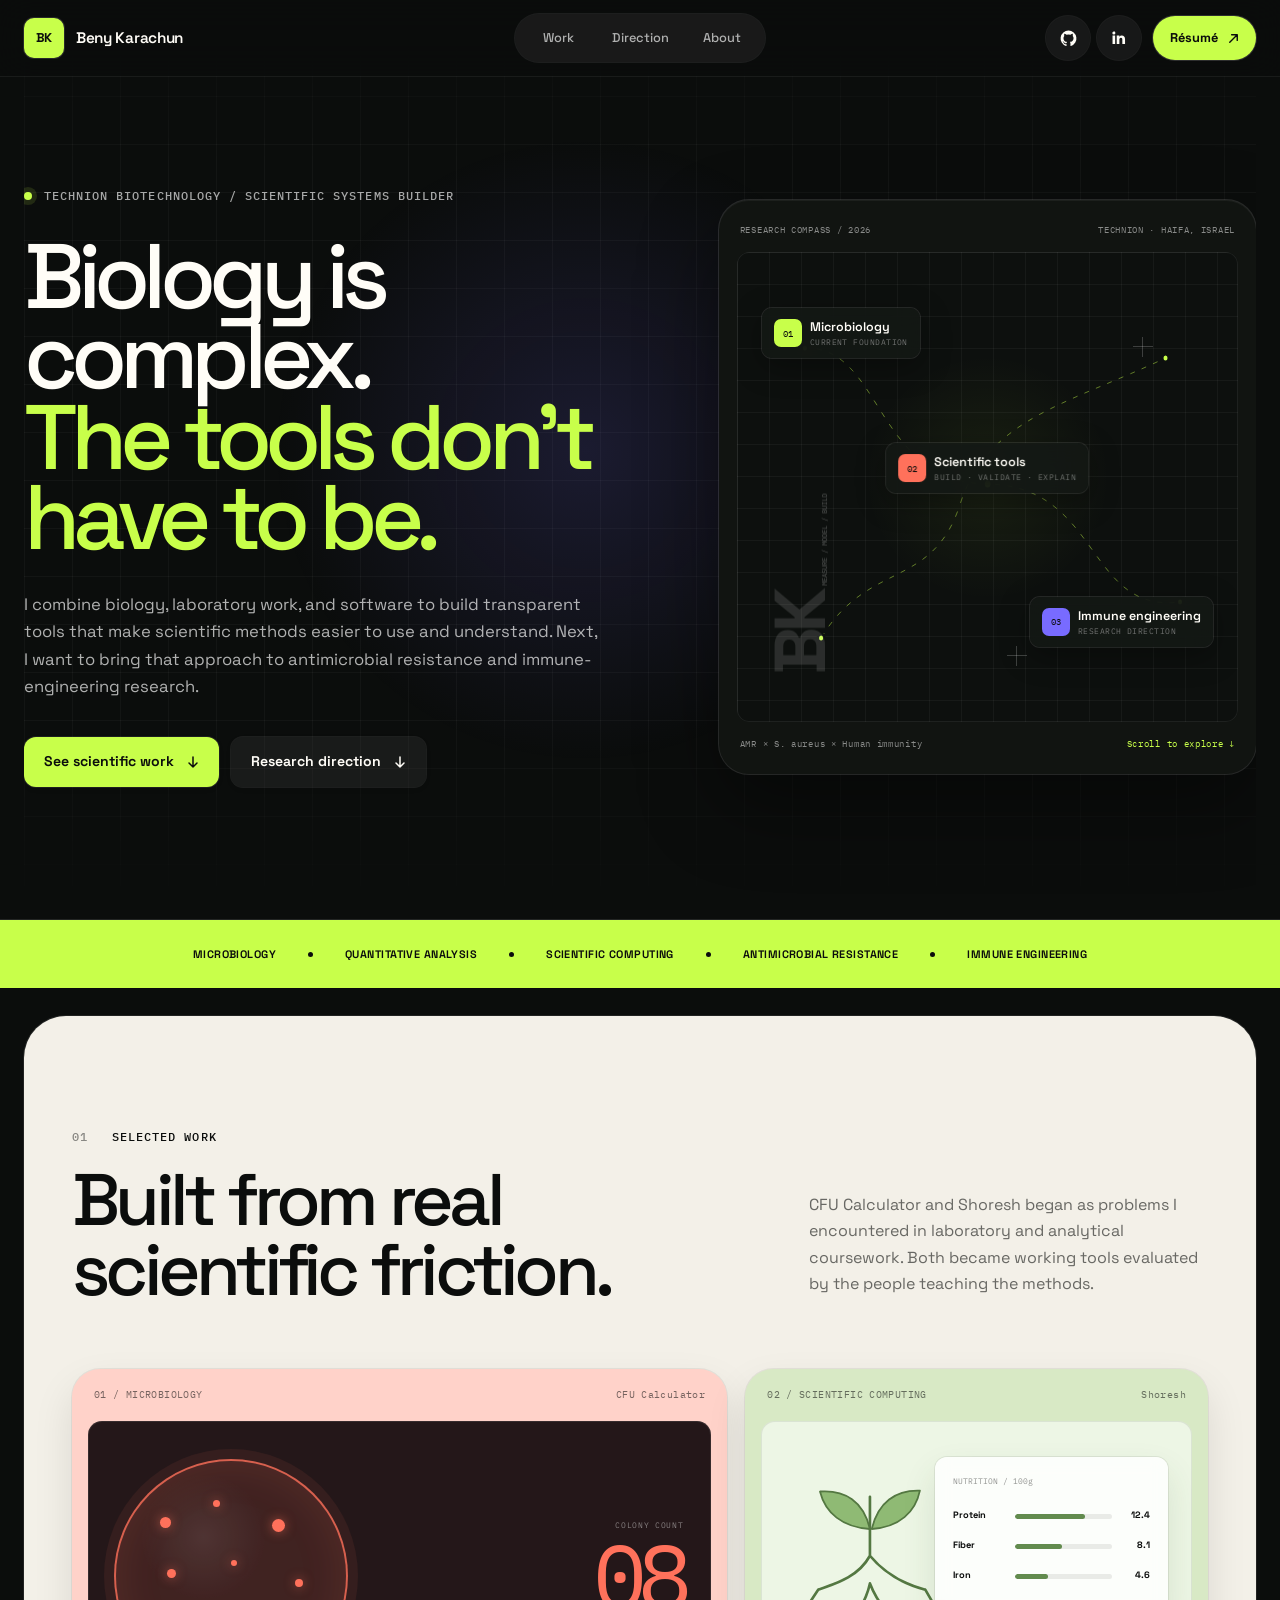
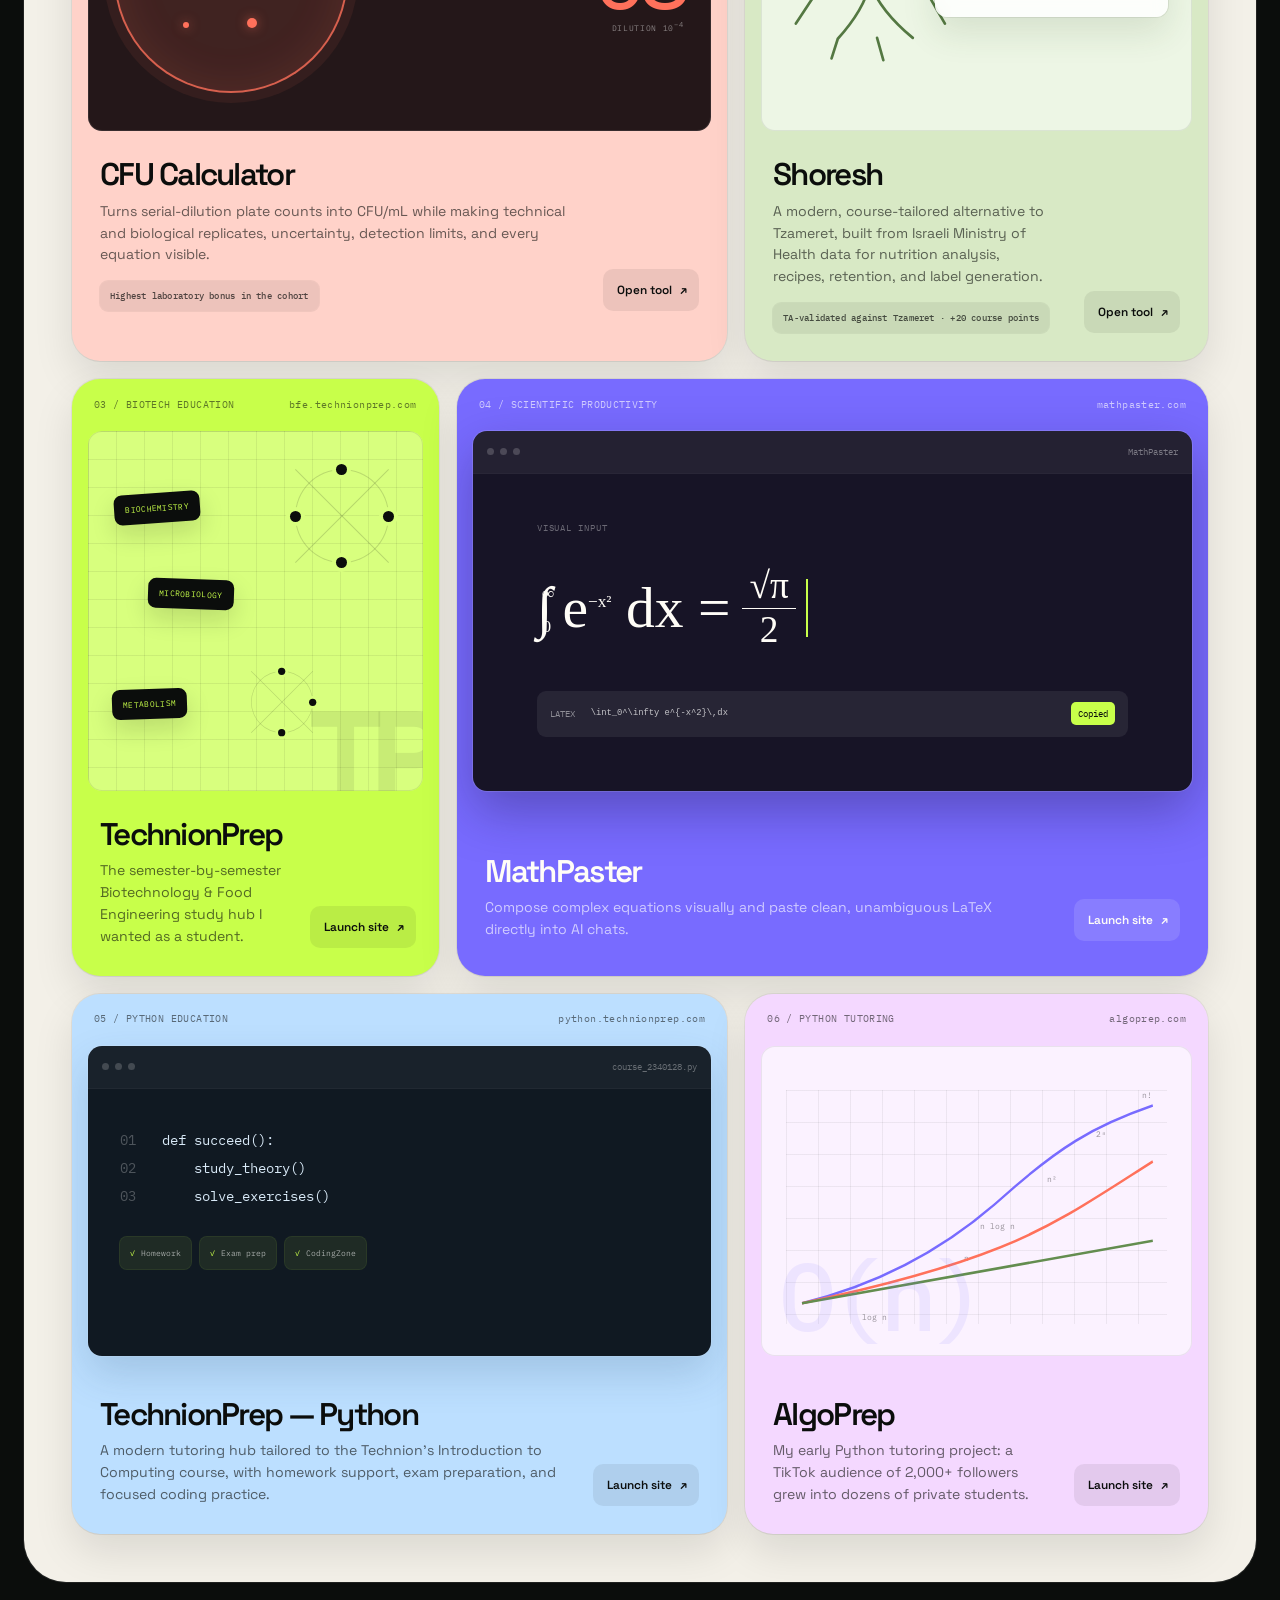
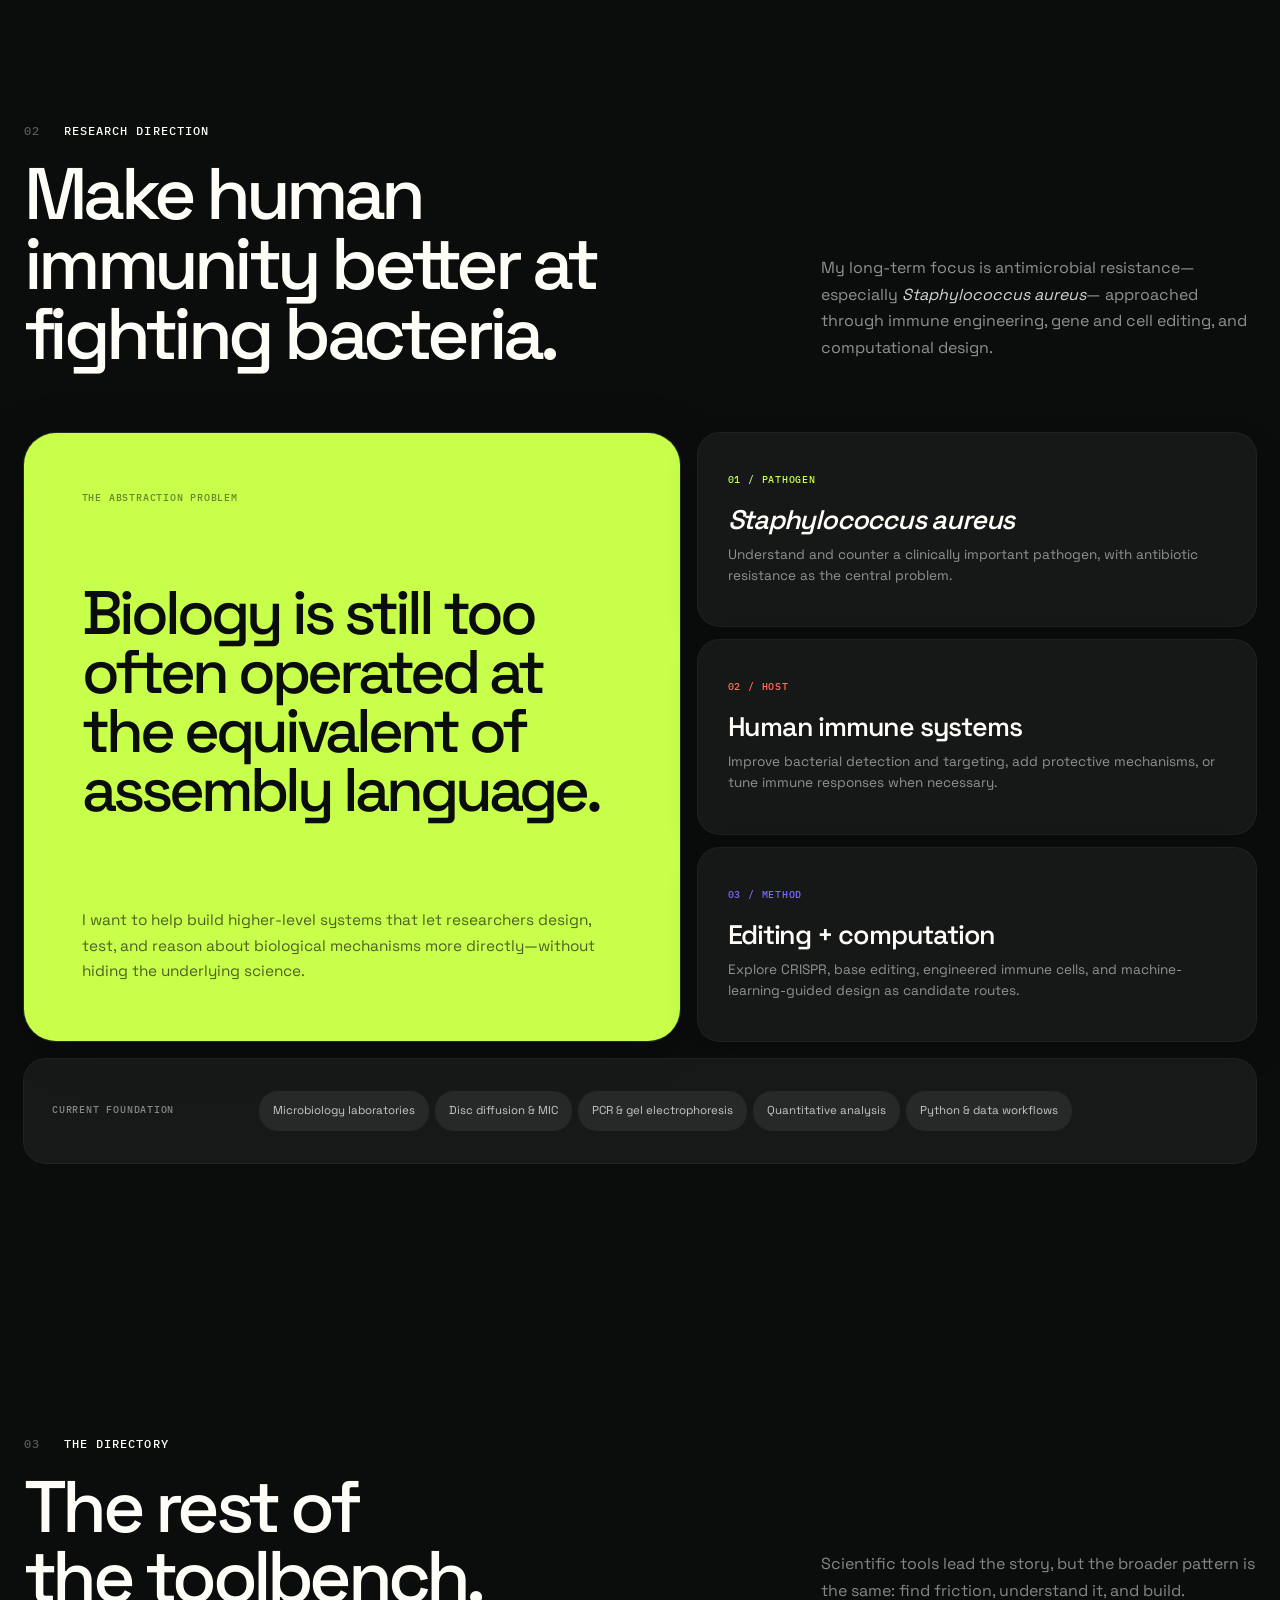
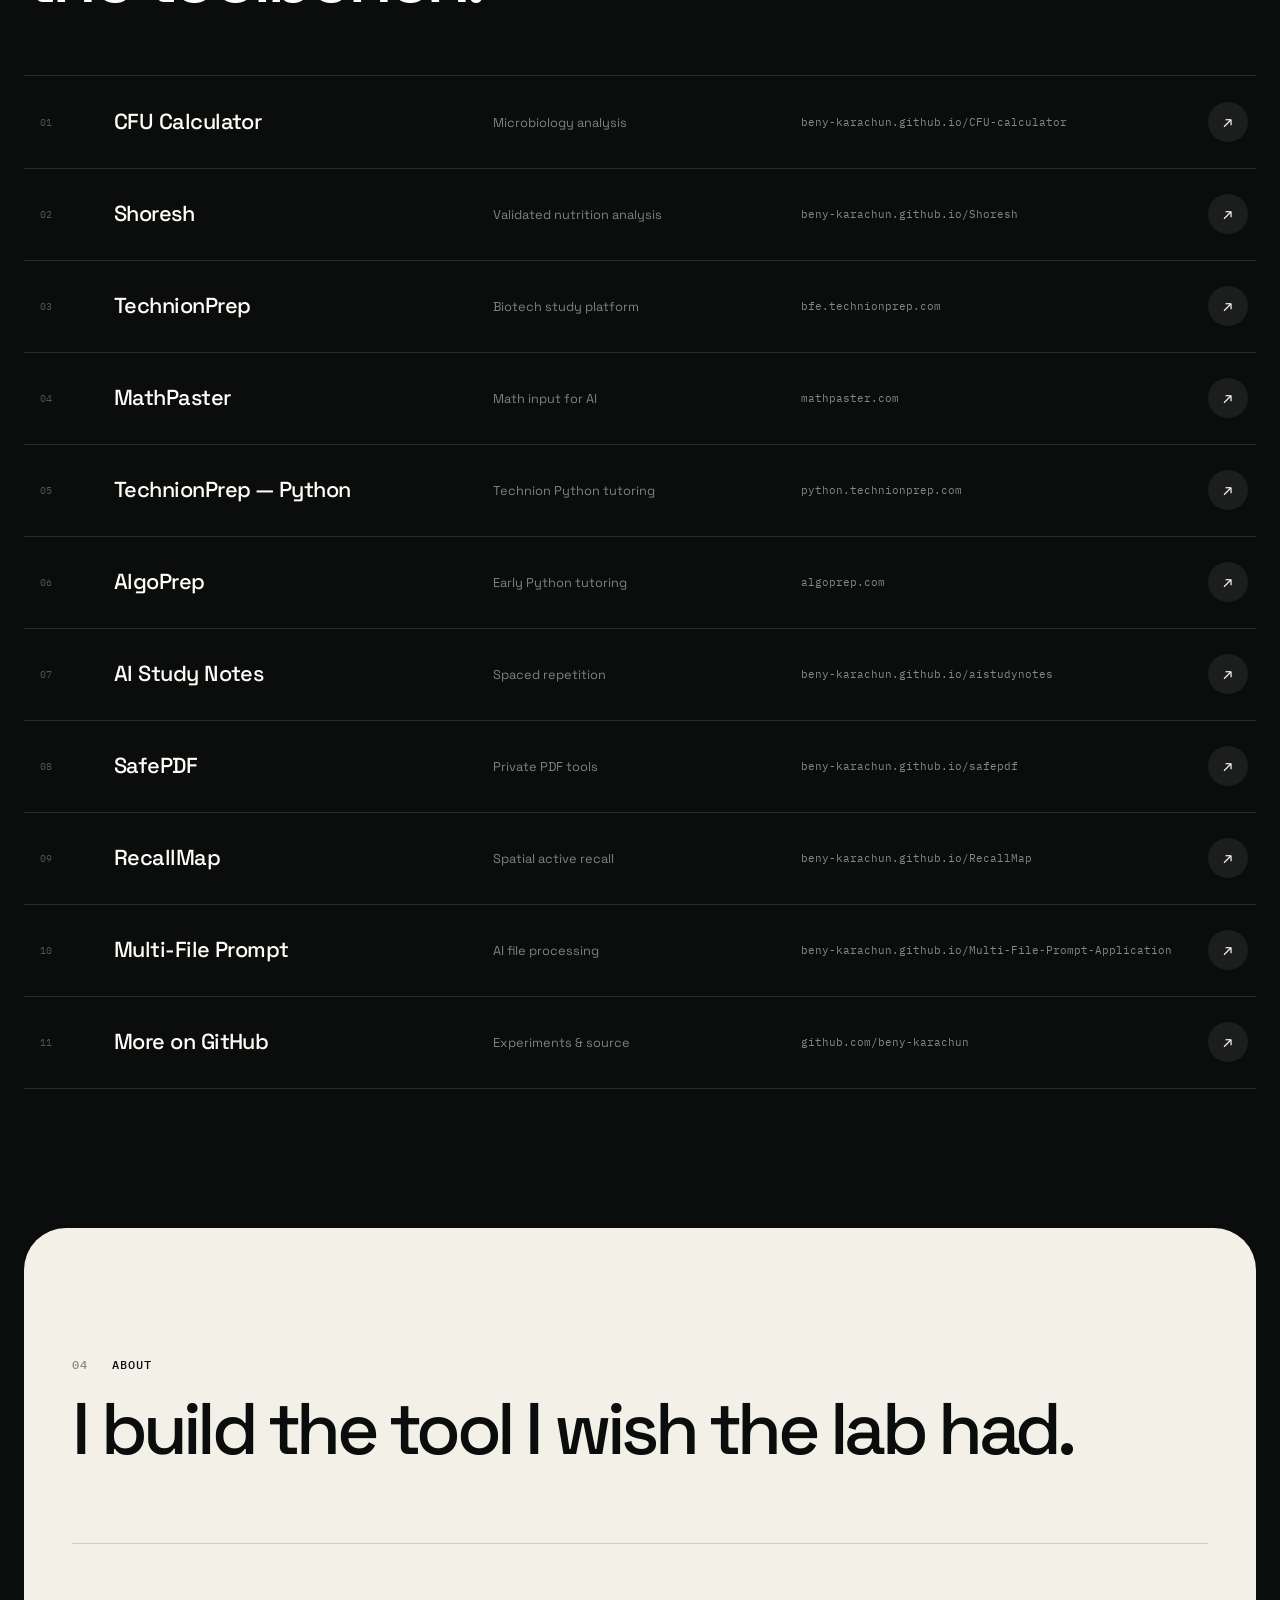
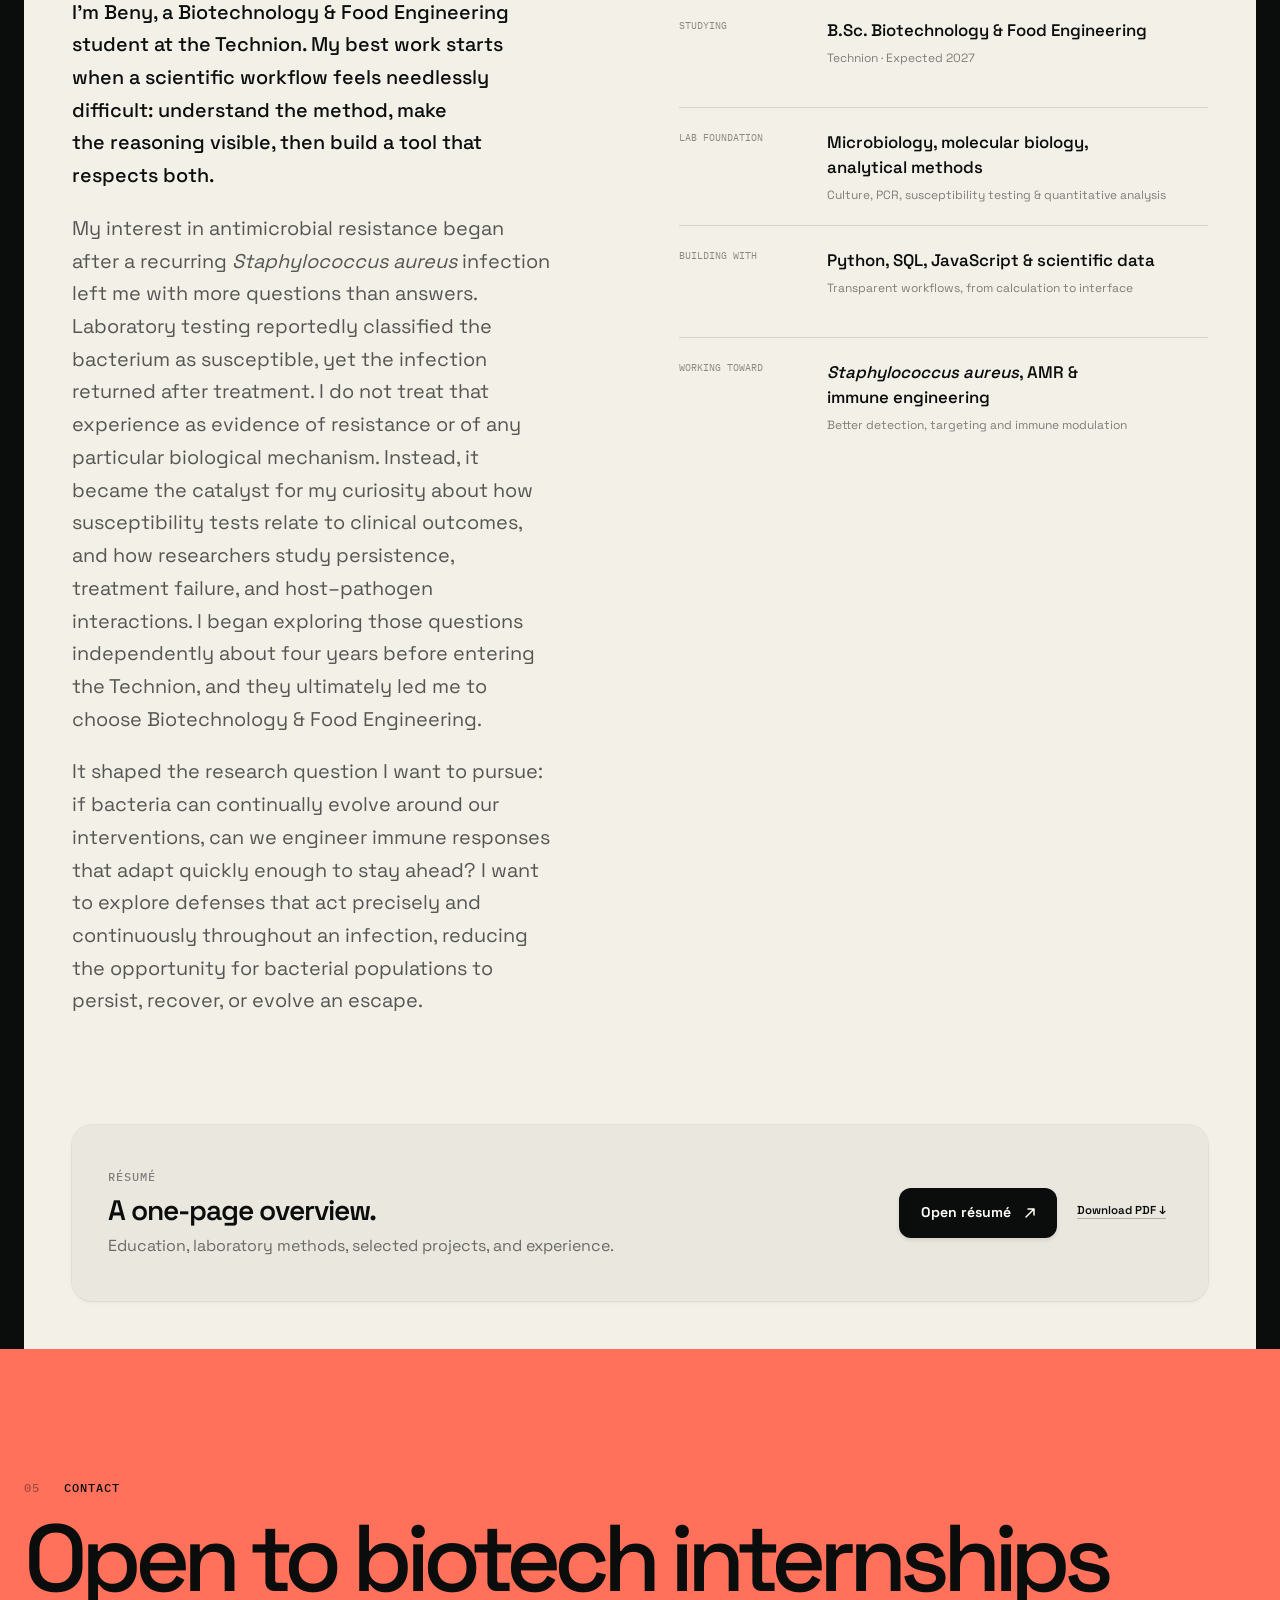
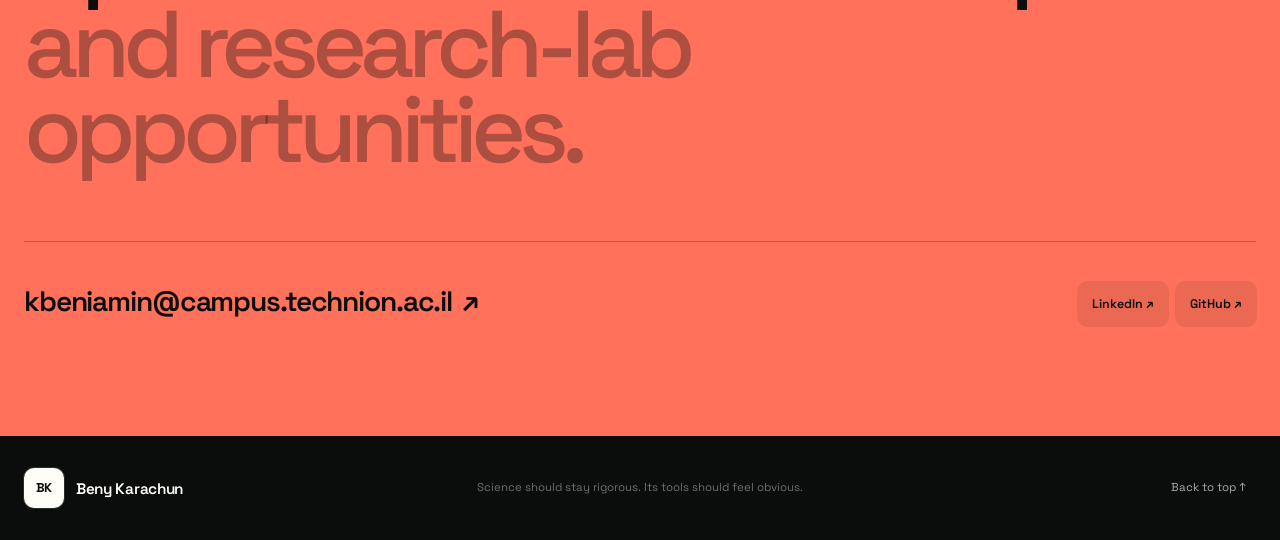
<file: index.html>
<!DOCTYPE html>
<html lang="en">
  <head>
    <meta charset="UTF-8">
    <meta name="viewport" content="width=device-width, initial-scale=1.0">
    <meta
      name="description"
      content="Beny Karachun is a Technion Biotechnology and Food Engineering student building validated scientific tools and pursuing research in antimicrobial resistance, Staphylococcus aureus, and immune engineering."
    >
    <meta name="theme-color" content="#0b0d0c">
    <meta property="og:title" content="Beny Karachun — Biotechnology &amp; Scientific Computing">
    <meta
      property="og:description"
      content="Validated laboratory tools, scientific computing projects, and a research direction focused on antimicrobial resistance and human immunity."
    >
    <meta property="og:type" content="website">
    <meta name="twitter:card" content="summary_large_image">
    <title>Beny Karachun — Biotechnology &amp; Scientific Computing</title>

    <link rel="icon" href="assets/favicon.svg" type="image/svg+xml">
    <link rel="preconnect" href="https://fonts.googleapis.com">
    <link rel="preconnect" href="https://fonts.gstatic.com" crossorigin>
    <link
      href="https://fonts.googleapis.com/css2?family=IBM+Plex+Mono:wght@400;500&amp;family=Space+Grotesk:wght@400;500;600;700&amp;display=swap"
      rel="stylesheet"
    >
    <link rel="stylesheet" href="styles.css">
    <script>
      document.documentElement.classList.add("js");
    </script>
    <script src="script.js" defer></script>
  </head>

  <body>
    <a class="skip-link" href="#main-content">Skip to content</a>
    <div class="scroll-progress" aria-hidden="true"><span></span></div>

    <header class="site-header" data-header>
      <div class="header-inner">
        <a class="brand" href="#top" aria-label="BK — Beny Karachun, back to top">
          <span class="brand-mark" aria-hidden="true">BK</span>
          <span class="brand-name">Beny Karachun</span>
        </a>

        <nav class="desktop-nav" aria-label="Primary navigation">
          <a href="#work">Work</a>
          <a href="#direction">Direction</a>
          <a href="#about">About</a>
        </nav>

        <div class="header-actions">
          <a
            class="icon-link"
            href="https://github.com/beny-karachun"
            target="_blank"
            rel="noopener noreferrer"
            aria-label="Visit Beny's GitHub profile"
          >
            <svg viewBox="0 0 24 24" aria-hidden="true">
              <path d="M12 2a10 10 0 0 0-3.16 19.49c.5.09.68-.22.68-.48v-1.87c-2.78.6-3.37-1.18-3.37-1.18-.45-1.16-1.11-1.47-1.11-1.47-.91-.62.07-.61.07-.61 1 .07 1.53 1.03 1.53 1.03.9 1.53 2.35 1.09 2.92.83.09-.65.35-1.09.64-1.34-2.22-.25-4.55-1.11-4.55-4.94 0-1.09.39-1.98 1.03-2.68-.1-.25-.45-1.27.1-2.64 0 0 .84-.27 2.75 1.02A9.6 9.6 0 0 1 12 6.82a9.6 9.6 0 0 1 2.5.34c1.9-1.29 2.74-1.02 2.74-1.02.55 1.37.2 2.39.1 2.64.64.7 1.03 1.59 1.03 2.68 0 3.84-2.34 4.68-4.57 4.93.36.31.68.92.68 1.86v2.76c0 .27.18.58.69.48A10 10 0 0 0 12 2Z" />
            </svg>
          </a>
          <a
            class="icon-link"
            href="https://www.linkedin.com/in/beny-karachun-5a5188369/"
            target="_blank"
            rel="noopener noreferrer"
            aria-label="Visit Beny's LinkedIn profile"
          >
            <svg viewBox="0 0 24 24" aria-hidden="true">
              <path d="M6.5 8.3H3.2V19h3.3V8.3ZM4.85 3A1.92 1.92 0 1 0 4.9 6.84 1.92 1.92 0 0 0 4.85 3ZM19 12.87c0-3.22-1.72-4.72-4.02-4.72a3.48 3.48 0 0 0-3.15 1.73V8.3H8.5V19h3.33v-5.3c0-1.4.27-2.76 2.01-2.76 1.72 0 1.74 1.61 1.74 2.85V19H19v-6.13Z" />
            </svg>
          </a>
          <a class="header-resume" href="resume.html">
            Résumé
            <svg viewBox="0 0 16 16" aria-hidden="true">
              <path d="M4 12 12 4M6 4h6v6" />
            </svg>
          </a>
          <button
            class="menu-toggle"
            type="button"
            aria-expanded="false"
            aria-controls="mobile-menu"
            aria-label="Open navigation menu"
            data-menu-toggle
          >
            <span class="menu-icon-stack" aria-hidden="true">
              <svg class="menu-open-icon" viewBox="0 0 24 24">
                <path d="M4 7h16M4 12h16M4 17h16" />
              </svg>
              <svg class="menu-close-icon" viewBox="0 0 24 24">
                <path d="m6 6 12 12M18 6 6 18" />
              </svg>
            </span>
          </button>
        </div>
      </div>

      <nav class="mobile-menu" id="mobile-menu" aria-label="Mobile navigation" data-mobile-menu>
        <a href="#work"><span>01</span> Work</a>
        <a href="#direction"><span>02</span> Direction</a>
        <a href="#about"><span>03</span> About</a>
        <a href="resume.html"><span>04</span> Résumé</a>
      </nav>
    </header>

    <main id="main-content">
      <section class="hero" id="top" aria-labelledby="hero-title">
        <div class="hero-grid" aria-hidden="true"></div>
        <div class="hero-glow" aria-hidden="true"></div>

        <div class="hero-copy">
          <p class="eyebrow hero-eyebrow" data-hero-item>
            <span class="status-dot" aria-hidden="true"></span>
            Technion biotechnology / Scientific systems builder
          </p>
          <h1 id="hero-title" data-hero-item>
            Biology is complex.
            <span class="headline-accent">The tools don’t have to be.</span>
          </h1>
          <p class="hero-intro" data-hero-item>
            I combine biology, laboratory work, and software to build transparent
            tools that make scientific methods easier to use and understand. Next, I want to bring
            that approach to antimicrobial resistance and immune-engineering research.
          </p>
          <div class="hero-actions" data-hero-item>
            <a class="button button-primary" href="#work">
              See scientific work
              <svg viewBox="0 0 16 16" aria-hidden="true">
                <path d="M8 3v10M4 9l4 4 4-4" />
              </svg>
            </a>
            <a class="button button-quiet button-section" href="#direction">
              Research direction
              <svg viewBox="0 0 16 16" aria-hidden="true">
                <path d="M8 3v10M4 9l4 4 4-4" />
              </svg>
            </a>
          </div>
        </div>

        <div class="hero-atlas" data-hero-item role="img" aria-label="A map of Beny's scientific foundation and research direction">
          <div class="atlas-topline">
            <span>RESEARCH COMPASS / 2026</span>
            <span>TECHNION · HAIFA, ISRAEL</span>
          </div>
          <div class="atlas-canvas" aria-hidden="true">
            <svg class="atlas-lines" viewBox="0 0 620 470" preserveAspectRatio="none">
              <path class="route route-one" d="M84 96 C180 94 170 230 310 232 S432 362 548 350" />
              <path class="route route-two" d="M104 386 C162 308 242 338 276 252 S410 152 530 106" />
              <circle cx="84" cy="96" r="4" />
              <circle cx="310" cy="232" r="5" />
              <circle cx="548" cy="350" r="4" />
              <circle cx="104" cy="386" r="4" />
              <circle cx="530" cy="106" r="4" />
            </svg>

            <div class="atlas-node node-math">
              <span class="node-index">01</span>
              <strong>Microbiology</strong>
              <small>CURRENT FOUNDATION</small>
            </div>
            <div class="atlas-node node-bio">
              <span class="node-index">02</span>
              <strong>Scientific tools</strong>
              <small>BUILD · VALIDATE · EXPLAIN</small>
            </div>
            <div class="atlas-node node-code">
              <span class="node-index">03</span>
              <strong>Immune engineering</strong>
              <small>RESEARCH DIRECTION</small>
            </div>
            <div class="atlas-core">
              <span>BK</span>
              <small>MEASURE / MODEL / BUILD</small>
            </div>
            <div class="atlas-crosshair crosshair-one"></div>
            <div class="atlas-crosshair crosshair-two"></div>
          </div>
          <div class="atlas-footer">
            <span>AMR × S. aureus × Human immunity</span>
            <span>Scroll to explore ↓</span>
          </div>
        </div>
      </section>

      <section class="discipline-strip" aria-label="Areas of practice">
        <div>
          <span>Microbiology</span><i aria-hidden="true"></i>
          <span>Quantitative analysis</span><i aria-hidden="true"></i>
          <span>Scientific computing</span><i aria-hidden="true"></i>
          <span>Antimicrobial resistance</span><i aria-hidden="true"></i>
          <span>Immune engineering</span>
        </div>
      </section>

      <section class="work-section section-shell" id="work" aria-labelledby="work-title">
        <div class="section-heading" data-reveal>
          <div>
            <p class="eyebrow"><span>01</span> Selected work</p>
            <h2 id="work-title">Built from real scientific friction.</h2>
          </div>
          <p>
            CFU Calculator and Shoresh began as problems I encountered in laboratory and analytical
            coursework. Both became working tools evaluated by the people teaching the methods.
          </p>
        </div>

        <div class="project-grid">
          <a
            class="project-card project-cfu"
            href="https://beny-karachun.github.io/CFU-calculator/"
            target="_blank"
            rel="noopener noreferrer"
            data-reveal
            style="--reveal-delay: 0ms"
            aria-label="Open CFU Calculator in a new tab"
          >
            <article>
              <div class="project-meta">
                <span>01 / MICROBIOLOGY</span>
                <span class="project-domain">CFU Calculator</span>
              </div>
              <div class="cfu-visual" aria-hidden="true">
                <div class="petri-dish">
                  <i style="--x: 19%; --y: 24%; --s: 11px"></i>
                  <i style="--x: 42%; --y: 17%; --s: 7px"></i>
                  <i style="--x: 68%; --y: 25%; --s: 13px"></i>
                  <i style="--x: 78%; --y: 51%; --s: 8px"></i>
                  <i style="--x: 57%; --y: 68%; --s: 10px"></i>
                  <i style="--x: 29%; --y: 70%; --s: 6px"></i>
                  <i style="--x: 22%; --y: 47%; --s: 9px"></i>
                  <i style="--x: 50%; --y: 43%; --s: 6px"></i>
                </div>
                <div class="cfu-readout">
                  <span>COLONY COUNT</span>
                  <strong>08</strong>
                  <small>DILUTION 10<sup>−4</sup></small>
                </div>
              </div>
              <div class="project-content">
                <div>
                  <h3>CFU Calculator</h3>
                  <p>
                    Turns serial-dilution plate counts into CFU/mL while making technical and
                    biological replicates, uncertainty, detection limits, and every equation visible.
                  </p>
                  <span class="project-proof">Highest laboratory bonus in the cohort</span>
                </div>
                <span class="launch-link">Open tool <i>↗</i></span>
              </div>
            </article>
          </a>

          <a
            class="project-card project-shoresh"
            href="https://beny-karachun.github.io/Shoresh/"
            target="_blank"
            rel="noopener noreferrer"
            data-reveal
            style="--reveal-delay: 70ms"
            aria-label="Open Shoresh in a new tab"
          >
            <article>
              <div class="project-meta">
                <span>02 / SCIENTIFIC COMPUTING</span>
                <span class="project-domain">Shoresh</span>
              </div>
              <div class="shoresh-visual" aria-hidden="true">
                <svg class="root-mark" viewBox="0 0 280 220">
                  <path d="M140 22v66m0 0c-12 22-34 30-58 38m58-38c15 18 35 31 62 38m-62-7c-5 23-18 42-36 62m36-62c8 21 25 42 48 61M82 126l-25 38m145-38 22 38m-120 17-7 22m51-23 7 25" />
                  <path class="root-leaf" d="M140 58c-31-2-50-18-56-42 28-2 49 11 56 42Zm2 0c31-2 49-19 54-43-27-1-47 13-54 43Z" />
                </svg>
                <div class="nutrition-card">
                  <span>NUTRITION / 100g</span>
                  <div><b>Protein</b><i style="--bar: 72%"></i><strong>12.4</strong></div>
                  <div><b>Fiber</b><i style="--bar: 48%"></i><strong>8.1</strong></div>
                  <div><b>Iron</b><i style="--bar: 34%"></i><strong>4.6</strong></div>
                </div>
              </div>
              <div class="project-content">
                <div>
                  <h3>Shoresh</h3>
                  <p>
                    A modern, course-tailored alternative to Tzameret, built from Israeli Ministry
                    of Health data for nutrition analysis, recipes, retention, and label generation.
                  </p>
                  <span class="project-proof">TA-validated against Tzameret · +20 course points</span>
                </div>
                <span class="launch-link">Open tool <i>↗</i></span>
              </div>
            </article>
          </a>

          <a
            class="project-card project-technionprep"
            href="https://bfe.technionprep.com"
            target="_blank"
            rel="noopener noreferrer"
            data-reveal
            style="--reveal-delay: 0ms"
            aria-label="Open TechnionPrep in a new tab"
          >
            <article>
              <div class="project-meta">
                <span>03 / BIOTECH EDUCATION</span>
                <span class="project-domain">bfe.technionprep.com</span>
              </div>
              <div class="technionprep-visual" aria-hidden="true">
                <div class="molecule molecule-a"><i></i><i></i><i></i><i></i></div>
                <div class="molecule molecule-b"><i></i><i></i><i></i></div>
                <div class="course-chip chip-one">BIOCHEMISTRY</div>
                <div class="course-chip chip-two">MICROBIOLOGY</div>
                <div class="course-chip chip-three">METABOLISM</div>
                <span class="technionprep-monogram">TP</span>
              </div>
              <div class="project-content">
                <div>
                  <h3>TechnionPrep</h3>
                  <p>The semester-by-semester Biotechnology &amp; Food Engineering study hub I wanted as a student.</p>
                </div>
                <span class="launch-link">Launch site <i>↗</i></span>
              </div>
            </article>
          </a>

          <a
            class="project-card project-feature project-math"
            href="https://mathpaster.com"
            target="_blank"
            rel="noopener noreferrer"
            data-reveal
            style="--reveal-delay: 70ms"
            aria-label="Open MathPaster in a new tab"
          >
            <article>
              <div class="project-meta">
                <span>04 / SCIENTIFIC PRODUCTIVITY</span>
                <span class="project-domain">mathpaster.com</span>
              </div>
              <div class="math-visual" aria-hidden="true">
                <div class="mock-window-bar">
                  <span></span><span></span><span></span>
                  <small>MathPaster</small>
                </div>
                <div class="equation-shell">
                  <span class="equation-label">VISUAL INPUT</span>
                  <div class="equation">
                    <span>∫</span><sub>0</sub><sup>∞</sup>
                    <span>e<sup>−x²</sup> dx =</span>
                    <span class="fraction"><i>√π</i><i>2</i></span>
                    <b class="equation-caret"></b>
                  </div>
                  <div class="equation-output">
                    <span>LATEX</span>
                    <code>\int_0^\infty e^{-x^2}\,dx</code>
                    <i>Copied</i>
                  </div>
                </div>
              </div>
              <div class="project-content">
                <div>
                  <h3>MathPaster</h3>
                  <p>
                    Compose complex equations visually and paste clean, unambiguous LaTeX directly
                    into AI chats.
                  </p>
                </div>
                <span class="launch-link">Launch site <i>↗</i></span>
              </div>
            </article>
          </a>

          <a
            class="project-card project-python"
            href="https://python.technionprep.com/"
            target="_blank"
            rel="noopener noreferrer"
            data-reveal
            style="--reveal-delay: 0ms"
            aria-label="Open TechnionPrep Python in a new tab"
          >
            <article>
              <div class="project-meta">
                <span>05 / PYTHON EDUCATION</span>
                <span class="project-domain">python.technionprep.com</span>
              </div>
              <div class="python-visual" aria-hidden="true">
                <div class="terminal-top"><i></i><i></i><i></i><span>course_2340128.py</span></div>
                <pre><em>01</em> def succeed():
<em>02</em>     study_theory()
<em>03</em>     solve_exercises()</pre>
                <div class="test-results">
                  <span><i>✓</i> Homework</span>
                  <span><i>✓</i> Exam prep</span>
                  <span><i>✓</i> CodingZone</span>
                </div>
              </div>
              <div class="project-content">
                <div>
                  <h3>TechnionPrep — Python</h3>
                  <p>A modern tutoring hub tailored to the Technion’s Introduction to Computing course, with homework support, exam preparation, and focused coding practice.</p>
                </div>
                <span class="launch-link">Launch site <i>↗</i></span>
              </div>
            </article>
          </a>

          <a
            class="project-card project-algo"
            href="https://algoprep.com"
            target="_blank"
            rel="noopener noreferrer"
            data-reveal
            style="--reveal-delay: 70ms"
            aria-label="Open AlgoPrep in a new tab"
          >
            <article>
              <div class="project-meta">
                <span>06 / PYTHON TUTORING</span>
                <span class="project-domain">algoprep.com</span>
              </div>
              <div class="algo-visual" aria-hidden="true">
                <div class="complexity-chart">
                  <span>n!</span><span>2ⁿ</span><span>n²</span><span>n log n</span><span>n</span><span>log n</span>
                  <svg viewBox="0 0 380 180" preserveAspectRatio="none">
                    <path d="M16 164C90 150 156 124 214 84S306 28 366 12" />
                    <path d="M16 164C90 152 156 139 214 121s99-40 152-66" />
                    <path d="M16 164 366 116" />
                  </svg>
                </div>
                <span class="big-o">O(n)</span>
              </div>
              <div class="project-content">
                <div>
                  <h3>AlgoPrep</h3>
                  <p>My early Python tutoring project: a TikTok audience of 2,000+ followers grew into dozens of private students.</p>
                </div>
                <span class="launch-link">Launch site <i>↗</i></span>
              </div>
            </article>
          </a>
        </div>
      </section>

      <section class="direction-section section-shell" id="direction" aria-labelledby="direction-title">
        <div class="section-heading direction-heading" data-reveal>
          <div>
            <p class="eyebrow"><span>02</span> Research direction</p>
            <h2 id="direction-title">Make human immunity better at fighting bacteria.</h2>
          </div>
          <p>
            My long-term focus is antimicrobial resistance—especially <i>Staphylococcus aureus</i>—
            approached through immune engineering, gene and cell editing, and computational design.
          </p>
        </div>

        <div class="direction-layout">
          <article class="direction-thesis" data-reveal>
            <p class="direction-kicker">THE ABSTRACTION PROBLEM</p>
            <blockquote>
              Biology is still too often operated at the equivalent of assembly language.
            </blockquote>
            <p>
              I want to help build higher-level systems that let researchers design, test, and
              reason about biological mechanisms more directly—without hiding the underlying science.
            </p>
          </article>

          <div class="direction-tracks" aria-label="Research direction components">
            <article class="direction-track" data-reveal style="--reveal-delay: 60ms">
              <span>01 / PATHOGEN</span>
              <h3><i>Staphylococcus aureus</i></h3>
              <p>Understand and counter a clinically important pathogen, with antibiotic resistance as the central problem.</p>
            </article>
            <article class="direction-track" data-reveal style="--reveal-delay: 120ms">
              <span>02 / HOST</span>
              <h3>Human immune systems</h3>
              <p>Improve bacterial detection and targeting, add protective mechanisms, or tune immune responses when necessary.</p>
            </article>
            <article class="direction-track" data-reveal style="--reveal-delay: 180ms">
              <span>03 / METHOD</span>
              <h3>Editing + computation</h3>
              <p>Explore CRISPR, base editing, engineered immune cells, and machine-learning-guided design as candidate routes.</p>
            </article>
          </div>
        </div>

        <div class="foundation-strip" data-reveal>
          <span>Current foundation</span>
          <ul>
            <li>Microbiology laboratories</li>
            <li>Disc diffusion &amp; MIC</li>
            <li>PCR &amp; gel electrophoresis</li>
            <li>Quantitative analysis</li>
            <li>Python &amp; data workflows</li>
          </ul>
        </div>
      </section>

      <section class="directory-section" id="directory" aria-labelledby="directory-title">
        <div class="section-shell">
          <div class="section-heading directory-heading" data-reveal>
            <div>
              <p class="eyebrow"><span>03</span> The directory</p>
              <h2 id="directory-title">The rest of the toolbench.</h2>
            </div>
            <p>Scientific tools lead the story, but the broader pattern is the same: find friction, understand it, and build.</p>
          </div>

          <div class="directory-list" data-reveal>
            <a href="https://beny-karachun.github.io/CFU-calculator/" target="_blank" rel="noopener noreferrer">
              <span class="directory-number">01</span>
              <strong>CFU Calculator</strong>
              <span class="directory-type">Microbiology analysis</span>
              <code>beny-karachun.github.io/CFU-calculator</code>
              <i aria-hidden="true">↗</i>
            </a>
            <a href="https://beny-karachun.github.io/Shoresh/" target="_blank" rel="noopener noreferrer">
              <span class="directory-number">02</span>
              <strong>Shoresh</strong>
              <span class="directory-type">Validated nutrition analysis</span>
              <code>beny-karachun.github.io/Shoresh</code>
              <i aria-hidden="true">↗</i>
            </a>
            <a href="https://bfe.technionprep.com" target="_blank" rel="noopener noreferrer">
              <span class="directory-number">03</span>
              <strong>TechnionPrep</strong>
              <span class="directory-type">Biotech study platform</span>
              <code>bfe.technionprep.com</code>
              <i aria-hidden="true">↗</i>
            </a>
            <a href="https://mathpaster.com" target="_blank" rel="noopener noreferrer">
              <span class="directory-number">04</span>
              <strong>MathPaster</strong>
              <span class="directory-type">Math input for AI</span>
              <code>mathpaster.com</code>
              <i aria-hidden="true">↗</i>
            </a>
            <a href="https://python.technionprep.com" target="_blank" rel="noopener noreferrer">
              <span class="directory-number">05</span>
              <strong>TechnionPrep — Python</strong>
              <span class="directory-type">Technion Python tutoring</span>
              <code>python.technionprep.com</code>
              <i aria-hidden="true">↗</i>
            </a>
            <a href="https://algoprep.com" target="_blank" rel="noopener noreferrer">
              <span class="directory-number">06</span>
              <strong>AlgoPrep</strong>
              <span class="directory-type">Early Python tutoring</span>
              <code>algoprep.com</code>
              <i aria-hidden="true">↗</i>
            </a>
            <a href="https://beny-karachun.github.io/aistudynotes/" target="_blank" rel="noopener noreferrer">
              <span class="directory-number">07</span>
              <strong>AI Study Notes</strong>
              <span class="directory-type">Spaced repetition</span>
              <code>beny-karachun.github.io/aistudynotes</code>
              <i aria-hidden="true">↗</i>
            </a>
            <a href="https://beny-karachun.github.io/safepdf/" target="_blank" rel="noopener noreferrer">
              <span class="directory-number">08</span>
              <strong>SafePDF</strong>
              <span class="directory-type">Private PDF tools</span>
              <code>beny-karachun.github.io/safepdf</code>
              <i aria-hidden="true">↗</i>
            </a>
            <a href="https://beny-karachun.github.io/RecallMap/" target="_blank" rel="noopener noreferrer">
              <span class="directory-number">09</span>
              <strong>RecallMap</strong>
              <span class="directory-type">Spatial active recall</span>
              <code>beny-karachun.github.io/RecallMap</code>
              <i aria-hidden="true">↗</i>
            </a>
            <a href="https://beny-karachun.github.io/Multi-File-Prompt-Application/" target="_blank" rel="noopener noreferrer">
              <span class="directory-number">10</span>
              <strong>Multi-File Prompt</strong>
              <span class="directory-type">AI file processing</span>
              <code>beny-karachun.github.io/Multi-File-Prompt-Application</code>
              <i aria-hidden="true">↗</i>
            </a>
            <a href="https://github.com/beny-karachun" target="_blank" rel="noopener noreferrer">
              <span class="directory-number">11</span>
              <strong>More on GitHub</strong>
              <span class="directory-type">Experiments &amp; source</span>
              <code>github.com/beny-karachun</code>
              <i aria-hidden="true">↗</i>
            </a>
          </div>
        </div>
      </section>

      <section class="about-section section-shell" id="about" aria-labelledby="about-title">
        <div class="about-intro" data-reveal>
          <p class="eyebrow"><span>04</span> About</p>
          <h2 id="about-title">I build the tool I wish the lab had.</h2>
        </div>

        <div class="about-layout">
          <div class="about-copy" data-reveal>
            <p>
              I’m Beny, a Biotechnology &amp; Food Engineering student at the Technion. My best work
              starts when a scientific workflow feels needlessly difficult: understand the method,
              make the reasoning visible, then build a tool that respects both.
            </p>
            <p>
              My interest in antimicrobial resistance began after a recurring <i>Staphylococcus aureus</i>
              infection left me with more questions than answers. Laboratory testing reportedly classified
              the bacterium as susceptible, yet the infection returned after treatment. I do not treat that
              experience as evidence of resistance or of any particular biological mechanism. Instead, it
              became the catalyst for my curiosity about how susceptibility tests relate to clinical outcomes,
              and how researchers study persistence, treatment failure, and host–pathogen interactions. I began
              exploring those questions independently about four years before entering the Technion, and they
              ultimately led me to choose Biotechnology &amp; Food Engineering.
            </p>
            <p>
              It shaped the research question I want to pursue: if bacteria can continually evolve around
              our interventions, can we engineer immune responses that adapt quickly enough to stay ahead?
              I want to explore defenses that act precisely and continuously throughout an infection,
              reducing the opportunity for bacterial populations to persist, recover, or evolve an escape.
            </p>
          </div>

          <dl class="about-facts" data-reveal>
            <div>
              <dt>Studying</dt>
              <dd>
                <span>B.Sc. Biotechnology &amp; Food Engineering</span>
                <small>Technion · Expected 2027</small>
              </dd>
            </div>
            <div>
              <dt>Lab foundation</dt>
              <dd>
                <span>Microbiology, molecular biology, analytical methods</span>
                <small>Culture, PCR, susceptibility testing &amp; quantitative analysis</small>
              </dd>
            </div>
            <div>
              <dt>Building with</dt>
              <dd>
                <span>Python, SQL, JavaScript &amp; scientific data</span>
                <small>Transparent workflows, from calculation to interface</small>
              </dd>
            </div>
            <div>
              <dt>Working toward</dt>
              <dd>
                <span><i>Staphylococcus aureus</i>, AMR &amp; immune engineering</span>
                <small>Better detection, targeting and immune modulation</small>
              </dd>
            </div>
          </dl>
        </div>

        <div class="resume-panel" data-reveal>
          <div class="resume-copy">
            <p class="eyebrow">Résumé</p>
            <h3>A one-page overview.</h3>
            <p>Education, laboratory methods, selected projects, and experience.</p>
          </div>
          <div class="resume-actions">
            <a class="button button-dark" href="resume.html">
              Open résumé
              <svg viewBox="0 0 16 16" aria-hidden="true">
                <path d="M4 12 12 4M6 4h6v6" />
              </svg>
            </a>
            <a class="text-link" href="benjamin-karachun-resume.pdf" download>
              Download PDF <span aria-hidden="true">↓</span>
            </a>
          </div>
        </div>
      </section>

      <section class="contact-section" aria-labelledby="contact-title">
        <div class="section-shell contact-inner" data-reveal>
          <p class="eyebrow"><span>05</span> Contact</p>
          <h2 id="contact-title">Open to biotech internships<br><span>and research-lab opportunities.</span></h2>
          <div class="contact-bottom">
            <a class="contact-email" href="mailto:kbeniamin@campus.technion.ac.il">
              kbeniamin@campus.technion.ac.il <span aria-hidden="true">↗</span>
            </a>
            <div class="contact-socials">
              <a href="https://www.linkedin.com/in/beny-karachun-5a5188369/" target="_blank" rel="noopener noreferrer">LinkedIn ↗</a>
              <a href="https://github.com/beny-karachun" target="_blank" rel="noopener noreferrer">GitHub ↗</a>
            </div>
          </div>
        </div>
      </section>
    </main>

    <footer class="site-footer">
      <div class="section-shell footer-inner">
        <a class="brand footer-brand" href="#top" aria-label="BK — Back to top">
          <span class="brand-mark" aria-hidden="true">BK</span>
          <span class="brand-name">Beny Karachun</span>
        </a>
        <p>Science should stay rigorous. Its tools should feel obvious.</p>
        <a class="back-to-top" href="#top">Back to top ↑</a>
      </div>
    </footer>
  </body>
</html>
</file>
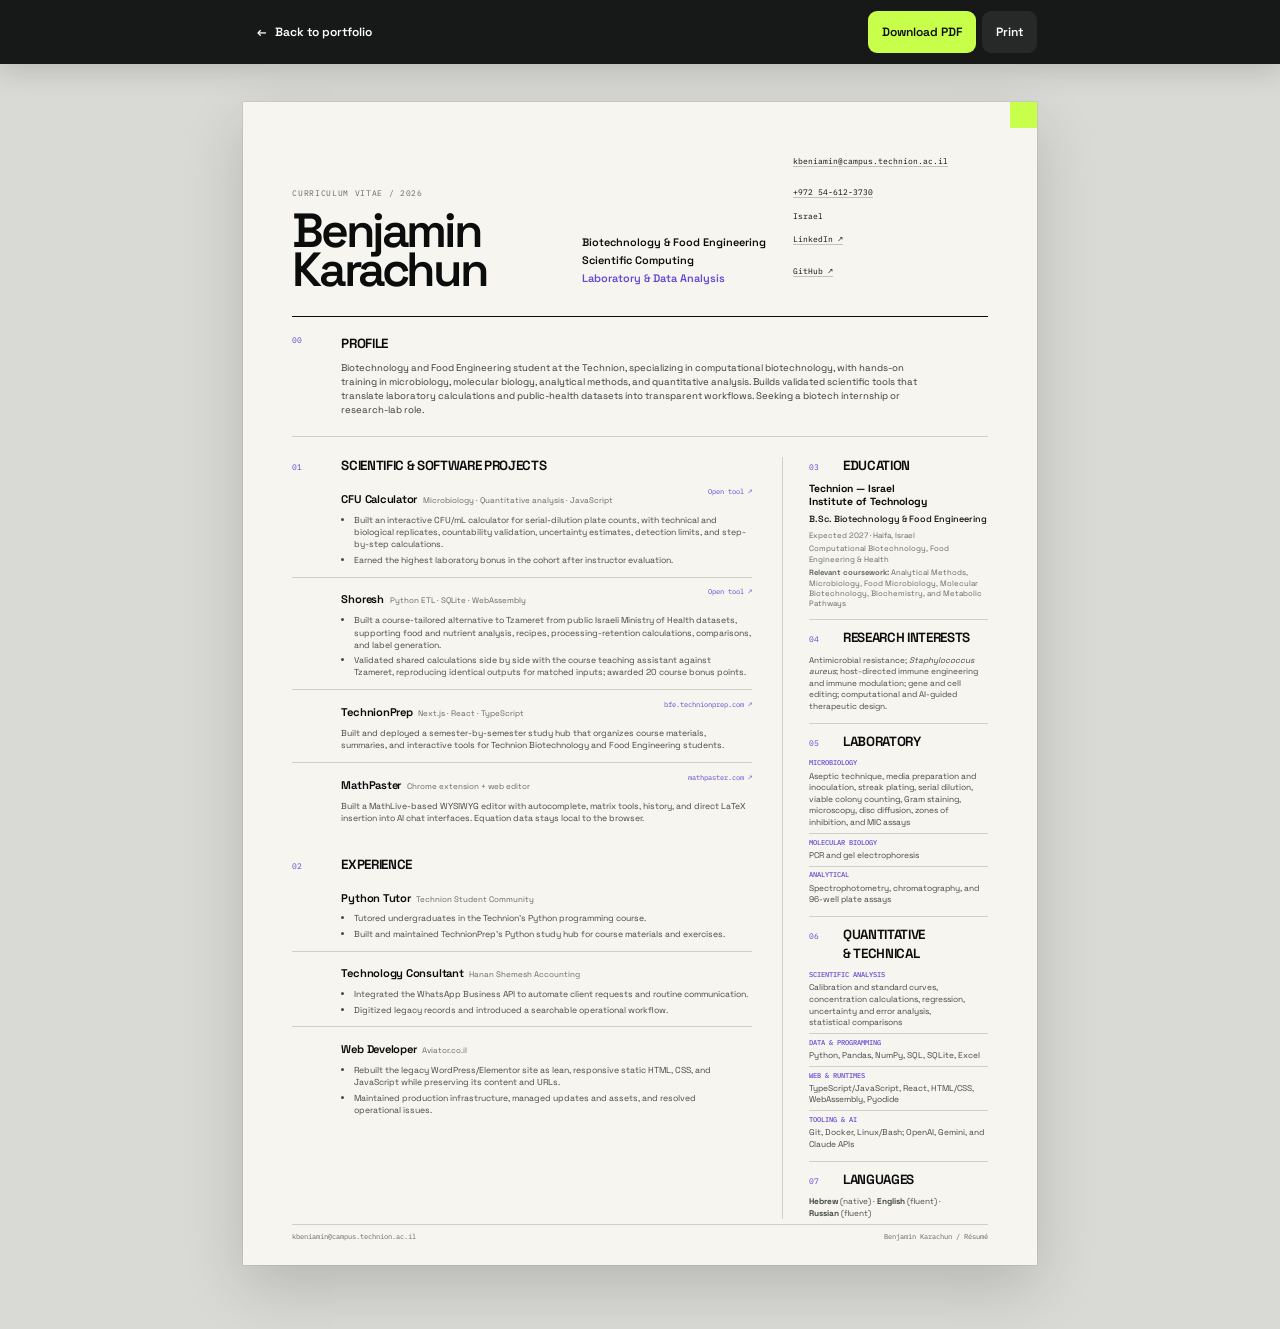
<file: resume.html>
<!DOCTYPE html>
<html lang="en">
  <head>
    <meta charset="UTF-8">
    <meta name="viewport" content="width=device-width, initial-scale=1.0">
    <meta name="description" content="Résumé of Benjamin Karachun—Biotechnology and Food Engineering student building validated scientific tools for laboratory and data workflows.">
    <meta name="theme-color" content="#0b0d0c">
    <title>Résumé — Benjamin Karachun</title>
    <link rel="icon" href="assets/favicon.svg" type="image/svg+xml">
    <link rel="preconnect" href="https://fonts.googleapis.com">
    <link rel="preconnect" href="https://fonts.gstatic.com" crossorigin>
    <link href="https://fonts.googleapis.com/css2?family=IBM+Plex+Mono:wght@400;500&amp;family=Space+Grotesk:wght@400;500;600;700&amp;display=swap" rel="stylesheet">
    <link rel="stylesheet" href="resume.css">
  </head>
  <body>
    <nav class="resume-toolbar" aria-label="Résumé actions">
      <a class="toolbar-back" href="index.html">
        <span aria-hidden="true">←</span>
        Back to portfolio
      </a>
      <div>
        <a href="benjamin-karachun-resume.pdf" download>Download PDF</a>
        <button type="button" onclick="window.print()">Print</button>
      </div>
    </nav>

    <main class="resume-page">
      <article class="resume-sheet">
        <header class="resume-header">
          <div>
            <p class="resume-kicker">CURRICULUM VITAE / 2026</p>
            <h1>Benjamin<br>Karachun</h1>
          </div>

          <div class="resume-identity">
            <p>Biotechnology &amp; Food Engineering</p>
            <p>Scientific Computing</p>
            <p>Laboratory &amp; Data Analysis</p>
          </div>

          <address>
            <a href="mailto:kbeniamin@campus.technion.ac.il">kbeniamin@campus.technion.ac.il</a>
            <a href="tel:+972546123730">+972&nbsp;54&#8209;612&#8209;3730</a>
            <span>Israel</span>
            <a href="https://www.linkedin.com/in/beny-karachun-5a5188369/">LinkedIn ↗</a>
            <a href="https://github.com/beny-karachun">GitHub ↗</a>
          </address>
        </header>

        <section class="resume-summary" aria-labelledby="profile-title">
          <span class="section-number">00</span>
          <div>
            <h2 id="profile-title">Profile</h2>
            <p>
              Biotechnology and Food Engineering student at the Technion, specializing in computational biotechnology, with hands-on training in microbiology, molecular biology, analytical methods, and quantitative analysis. Builds validated scientific tools that translate laboratory calculations and public-health datasets into transparent workflows. Seeking a biotech internship or research-lab role.
            </p>
          </div>
        </section>

        <div class="resume-content-grid">
          <div class="resume-main-column">
            <section class="resume-section projects-section" aria-labelledby="projects-title">
              <div class="section-title">
                <span class="section-number">01</span>
                <h2 id="projects-title">Scientific &amp; software projects</h2>
              </div>

              <article class="resume-entry project-entry">
                <div class="entry-heading">
                  <div><h3>CFU Calculator</h3><span>Microbiology · Quantitative analysis · JavaScript</span></div>
                  <a href="https://beny-karachun.github.io/CFU-calculator/">Open tool ↗</a>
                </div>
                <ul>
                  <li>Built an interactive CFU/mL calculator for serial-dilution plate counts, with technical and biological replicates, countability validation, uncertainty estimates, detection limits, and step-by-step calculations.</li>
                  <li>Earned the highest laboratory bonus in the cohort after instructor evaluation.</li>
                </ul>
              </article>

              <article class="resume-entry project-entry">
                <div class="entry-heading">
                  <div><h3>Shoresh</h3><span>Python ETL · SQLite · WebAssembly</span></div>
                  <a href="https://beny-karachun.github.io/Shoresh/">Open tool ↗</a>
                </div>
                <ul>
                  <li>Built a course-tailored alternative to Tzameret from public Israeli Ministry of Health datasets, supporting food and nutrient analysis, recipes, processing-retention calculations, comparisons, and label generation.</li>
                  <li>Validated shared calculations side by side with the course teaching assistant against Tzameret, reproducing identical outputs for matched inputs; awarded 20 course bonus points.</li>
                </ul>
              </article>

              <article class="resume-entry project-entry">
                <div class="entry-heading">
                  <div><h3>TechnionPrep</h3><span>Next.js · React · TypeScript</span></div>
                  <a href="https://bfe.technionprep.com">bfe.technionprep.com ↗</a>
                </div>
                <p>Built and deployed a semester-by-semester study hub that organizes course materials, summaries, and interactive tools for Technion Biotechnology and Food Engineering students.</p>
              </article>

              <article class="resume-entry project-entry">
                <div class="entry-heading">
                  <div><h3>MathPaster</h3><span>Chrome extension + web editor</span></div>
                  <a href="https://mathpaster.com">mathpaster.com ↗</a>
                </div>
                <p>Built a MathLive-based WYSIWYG editor with autocomplete, matrix tools, history, and direct LaTeX insertion into AI chat interfaces. Equation data stays local to the browser.</p>
              </article>
            </section>

            <section class="resume-section experience-section" aria-labelledby="experience-title">
              <div class="section-title">
                <span class="section-number">02</span>
                <h2 id="experience-title">Experience</h2>
              </div>

              <article class="resume-entry experience-entry">
                <div class="entry-heading">
                  <div><h3>Python Tutor</h3><span>Technion Student Community</span></div>
                </div>
                <ul>
                  <li>Tutored undergraduates in the Technion’s Python programming course.</li>
                  <li>Built and maintained TechnionPrep’s Python study hub for course materials and exercises.</li>
                </ul>
              </article>

              <article class="resume-entry experience-entry">
                <div class="entry-heading">
                  <div><h3>Technology Consultant</h3><span>Hanan Shemesh Accounting</span></div>
                </div>
                <ul>
                  <li>Integrated the WhatsApp Business API to automate client requests and routine communication.</li>
                  <li>Digitized legacy records and introduced a searchable operational workflow.</li>
                </ul>
              </article>

              <article class="resume-entry experience-entry">
                <div class="entry-heading">
                  <div><h3>Web Developer</h3><span>Aviator.co.il</span></div>
                </div>
                <ul>
                  <li>Rebuilt the legacy WordPress/Elementor site as lean, responsive static HTML, CSS, and JavaScript while preserving its content and URLs.</li>
                  <li>Maintained production infrastructure, managed updates and assets, and resolved operational issues.</li>
                </ul>
              </article>
            </section>
          </div>

          <aside class="resume-side-column" aria-label="Education and technical capabilities">
            <section class="resume-section compact-section" aria-labelledby="education-title">
              <div class="compact-title">
                <span class="section-number">03</span>
                <h2 id="education-title">Education</h2>
              </div>
              <div class="side-entry">
                <h3>Technion — Israel Institute of Technology</h3>
                <p>B.Sc. Biotechnology &amp; Food Engineering</p>
                <small>Expected 2027 · Haifa, Israel</small>
                <small>Computational Biotechnology, Food Engineering &amp; Health</small>
                <small><strong>Relevant coursework:</strong> Analytical Methods, Microbiology, Food Microbiology, Molecular Biotechnology, Biochemistry, and Metabolic Pathways</small>
              </div>
            </section>

            <section class="resume-section compact-section" aria-labelledby="research-title">
              <div class="compact-title">
                <span class="section-number">04</span>
                <h2 id="research-title">Research interests</h2>
              </div>
              <p class="side-copy">Antimicrobial resistance; <i>Staphylococcus aureus</i>; host-directed immune engineering and immune modulation; gene and cell editing; computational and AI-guided therapeutic design.</p>
            </section>

            <section class="resume-section compact-section" aria-labelledby="lab-title">
              <div class="compact-title">
                <span class="section-number">05</span>
                <h2 id="lab-title">Laboratory</h2>
              </div>
              <dl class="tool-list">
                <div><dt>Microbiology</dt><dd>Aseptic technique, media preparation and inoculation, streak plating, serial dilution, viable colony counting, Gram staining, microscopy, disc diffusion, zones of inhibition, and MIC assays</dd></div>
                <div><dt>Molecular biology</dt><dd>PCR and gel electrophoresis</dd></div>
                <div><dt>Analytical</dt><dd>Spectrophotometry, chromatography, and 96-well plate assays</dd></div>
              </dl>
            </section>

            <section class="resume-section compact-section" aria-labelledby="technical-title">
              <div class="compact-title">
                <span class="section-number">06</span>
                <h2 id="technical-title">Quantitative &amp; technical</h2>
              </div>
              <dl class="tool-list">
                <div><dt>Scientific analysis</dt><dd>Calibration and standard curves, concentration calculations, regression, uncertainty and error analysis, statistical comparisons</dd></div>
                <div><dt>Data &amp; programming</dt><dd>Python, Pandas, NumPy, SQL, SQLite, Excel</dd></div>
                <div><dt>Web &amp; runtimes</dt><dd>TypeScript/JavaScript, React, HTML/CSS, WebAssembly, Pyodide</dd></div>
                <div><dt>Tooling &amp; AI</dt><dd>Git, Docker, Linux/Bash; OpenAI, Gemini, and Claude APIs</dd></div>
              </dl>
            </section>

            <section class="resume-section compact-section languages-section" aria-labelledby="languages-title">
              <div class="compact-title">
                <span class="section-number">07</span>
                <h2 id="languages-title">Languages</h2>
              </div>
              <p class="side-copy"><strong>Hebrew</strong> (native) · <strong>English</strong> (fluent) · <strong>Russian</strong> (fluent)</p>
            </section>
          </aside>
        </div>

        <footer class="resume-sheet-footer">
          <span>kbeniamin@campus.technion.ac.il</span>
          <span>Benjamin Karachun / Résumé</span>
        </footer>
      </article>
    </main>
  </body>
</html>
</file>
<file: styles.css>
:root {
  --ink: #0b0d0c;
  --ink-soft: #171a18;
  --paper: #f3f0e8;
  --paper-deep: #e5e0d5;
  --white: #fffdf7;
  --lime: #c8ff4a;
  --violet: #786bff;
  --coral: #ff715b;
  --sky: #94d9ff;
  --muted: #a9b0aa;
  --line-dark: rgba(255, 255, 255, 0.12);
  --line-ink: rgba(11, 13, 12, 0.14);
  --font-sans: "Space Grotesk", Arial, sans-serif;
  --font-mono: "IBM Plex Mono", Consolas, monospace;
  --shadow-card:
    0 0 0 1px rgba(0, 0, 0, 0.06),
    0 1px 2px -1px rgba(0, 0, 0, 0.08),
    0 18px 40px rgba(0, 0, 0, 0.1);
  --shadow-card-hover:
    0 0 0 1px rgba(0, 0, 0, 0.1),
    0 2px 4px -1px rgba(0, 0, 0, 0.1),
    0 28px 60px rgba(0, 0, 0, 0.16);
}

*,
*::before,
*::after {
  box-sizing: border-box;
}

html {
  scroll-behavior: smooth;
  -webkit-font-smoothing: antialiased;
  -moz-osx-font-smoothing: grayscale;
}

body {
  margin: 0;
  min-width: 320px;
  overflow-x: hidden;
  background: var(--ink);
  color: var(--white);
  font-family: var(--font-sans);
  font-size: 16px;
  line-height: 1.5;
}

body.nav-open {
  overflow: hidden;
}

button,
a {
  -webkit-tap-highlight-color: transparent;
}

button {
  color: inherit;
  font: inherit;
}

a {
  color: inherit;
  text-decoration: none;
}

svg {
  display: block;
}

h1,
h2,
h3,
p {
  margin-top: 0;
}

h1,
h2,
h3 {
  text-wrap: balance;
}

p,
li,
dd {
  text-wrap: pretty;
}

::selection {
  background: var(--lime);
  color: var(--ink);
}

:focus-visible {
  outline: 3px solid var(--lime);
  outline-offset: 4px;
}

[id] {
  scroll-margin-top: 100px;
}

.skip-link {
  position: fixed;
  top: 12px;
  left: 12px;
  z-index: 1000;
  padding: 12px 16px;
  border-radius: 8px;
  background: var(--lime);
  color: var(--ink);
  font-weight: 700;
  transform: translateY(-150%);
  transition-property: transform;
  transition-duration: 160ms;
  transition-timing-function: ease-out;
}

.skip-link:focus {
  transform: translateY(0);
}

.scroll-progress {
  position: fixed;
  top: 0;
  right: 0;
  left: 0;
  z-index: 200;
  height: 3px;
  pointer-events: none;
}

.scroll-progress span {
  display: block;
  width: 100%;
  height: 100%;
  background: var(--lime);
  transform: scaleX(0);
  transform-origin: left;
  will-change: transform;
}

.section-shell {
  width: min(1440px, calc(100% - 48px));
  margin-inline: auto;
}

.eyebrow {
  margin-bottom: 20px;
  font-family: var(--font-mono);
  font-size: 0.72rem;
  font-weight: 500;
  letter-spacing: 0.09em;
  line-height: 1.5;
  text-transform: uppercase;
}

.eyebrow > span:not(.status-dot) {
  margin-right: 16px;
  color: rgba(11, 13, 12, 0.46);
}

/* Header */
.site-header {
  position: fixed;
  top: 0;
  right: 0;
  left: 0;
  z-index: 100;
  background: rgba(11, 13, 12, 0.76);
  box-shadow: 0 1px 0 rgba(255, 255, 255, 0.06);
  backdrop-filter: blur(18px);
  -webkit-backdrop-filter: blur(18px);
  transition-property: background-color, box-shadow;
  transition-duration: 180ms;
  transition-timing-function: ease-out;
}

.site-header.is-scrolled {
  background: rgba(11, 13, 12, 0.94);
  box-shadow:
    0 1px 0 rgba(255, 255, 255, 0.08),
    0 10px 32px rgba(0, 0, 0, 0.24);
}

.header-inner {
  display: grid;
  grid-template-columns: 1fr auto 1fr;
  align-items: center;
  width: min(1500px, calc(100% - 48px));
  min-height: 76px;
  margin-inline: auto;
}

.brand {
  display: inline-flex;
  align-items: center;
  width: max-content;
  min-height: 44px;
  gap: 12px;
}

.brand-mark {
  display: grid;
  place-items: center;
  width: 40px;
  height: 40px;
  border-radius: 10px;
  background: var(--lime);
  color: var(--ink);
  font-size: 0.8rem;
  font-weight: 700;
  letter-spacing: -0.05em;
  box-shadow: 0 0 0 1px rgba(255, 255, 255, 0.12);
  transition-property: transform, background-color;
  transition-duration: 160ms;
  transition-timing-function: ease-out;
}

.brand:hover .brand-mark {
  background: var(--white);
  transform: rotate(-4deg);
}

.brand:active .brand-mark {
  transform: scale(0.96);
}

.brand-name {
  font-size: 0.96rem;
  font-weight: 600;
  letter-spacing: -0.02em;
}

.desktop-nav {
  display: flex;
  align-items: center;
  gap: 4px;
  padding: 4px;
  border-radius: 24px;
  background: rgba(255, 255, 255, 0.06);
  box-shadow: 0 0 0 1px rgba(255, 255, 255, 0.08);
}

.desktop-nav a {
  display: grid;
  min-width: 78px;
  min-height: 40px;
  place-items: center;
  border-radius: 20px;
  color: rgba(255, 255, 255, 0.66);
  font-size: 0.8rem;
  font-weight: 500;
  transition-property: color, background-color;
  transition-duration: 150ms;
  transition-timing-function: ease-out;
}

.desktop-nav a:hover {
  background: rgba(255, 255, 255, 0.08);
  color: var(--white);
}

.desktop-nav a:active {
  transform: scale(0.96);
}

.header-actions {
  display: flex;
  justify-content: flex-end;
  align-items: center;
  gap: 7px;
}

.icon-link {
  display: grid;
  width: 44px;
  height: 44px;
  place-items: center;
  border-radius: 50%;
  background: rgba(255, 255, 255, 0.05);
  box-shadow: 0 0 0 1px rgba(255, 255, 255, 0.08);
  transition-property: transform, background-color, box-shadow;
  transition-duration: 150ms;
  transition-timing-function: ease-out;
}

.icon-link svg {
  width: 19px;
  height: 19px;
  fill: currentColor;
}

.icon-link:hover {
  background: rgba(255, 255, 255, 0.11);
  box-shadow: 0 0 0 1px rgba(255, 255, 255, 0.16);
  transform: translateY(-2px);
}

.icon-link:active,
.header-resume:active,
.menu-toggle:active,
.button:active,
.text-link:active,
.contact-socials a:active,
.contact-email:active,
.back-to-top:active {
  transform: scale(0.96);
}

.header-resume {
  display: inline-flex;
  align-items: center;
  min-height: 44px;
  margin-left: 5px;
  padding: 0 15px 0 17px;
  gap: 8px;
  border-radius: 22px;
  background: var(--lime);
  color: var(--ink);
  font-size: 0.8rem;
  font-weight: 700;
  box-shadow: 0 0 0 1px rgba(255, 255, 255, 0.14);
  transition-property: transform, background-color;
  transition-duration: 150ms;
  transition-timing-function: ease-out;
}

.header-resume svg {
  width: 15px;
  height: 15px;
  fill: none;
  stroke: currentColor;
  stroke-linecap: round;
  stroke-linejoin: round;
  stroke-width: 1.5;
}

.header-resume:hover {
  background: var(--white);
}

.menu-toggle {
  display: none;
  width: 44px;
  height: 44px;
  padding: 0;
  place-items: center;
  border: 0;
  border-radius: 50%;
  background: rgba(255, 255, 255, 0.07);
  box-shadow: 0 0 0 1px rgba(255, 255, 255, 0.1);
  cursor: pointer;
  transition-property: transform, background-color;
  transition-duration: 150ms;
  transition-timing-function: ease-out;
}

.menu-icon-stack {
  position: relative;
  display: grid;
  width: 20px;
  height: 20px;
  place-items: center;
}

.menu-icon-stack svg {
  width: 20px;
  height: 20px;
  fill: none;
  stroke: currentColor;
  stroke-linecap: round;
  stroke-width: 1.8;
  transition-property: opacity, transform, filter;
  transition-duration: 300ms;
  transition-timing-function: cubic-bezier(0.2, 0, 0, 1);
}

.menu-close-icon {
  position: absolute;
  inset: 0;
  opacity: 0;
  filter: blur(4px);
  transform: scale(0.25);
}

.menu-toggle[aria-expanded="true"] .menu-open-icon {
  opacity: 0;
  filter: blur(4px);
  transform: scale(0.25);
}

.menu-toggle[aria-expanded="true"] .menu-close-icon {
  opacity: 1;
  filter: blur(0);
  transform: scale(1);
}

.mobile-menu {
  display: none;
}

/* Hero */
.hero {
  position: relative;
  display: grid;
  grid-template-columns: minmax(0, 1.08fr) minmax(460px, 0.92fr);
  align-items: center;
  min-height: 920px;
  width: min(1500px, calc(100% - 48px));
  margin-inline: auto;
  padding: 132px 0 78px;
  gap: clamp(40px, 5vw, 92px);
  overflow: hidden;
}

.hero-grid {
  position: absolute;
  inset: 0;
  z-index: -2;
  background-image:
    linear-gradient(rgba(255, 255, 255, 0.035) 1px, transparent 1px),
    linear-gradient(90deg, rgba(255, 255, 255, 0.035) 1px, transparent 1px);
  background-size: 48px 48px;
  mask-image: linear-gradient(to bottom, transparent 0%, black 18%, black 78%, transparent 100%);
}

.hero-glow {
  position: absolute;
  top: 12%;
  left: 18%;
  z-index: -1;
  width: 680px;
  height: 680px;
  border-radius: 50%;
  background: radial-gradient(circle, rgba(120, 107, 255, 0.15), transparent 65%);
  pointer-events: none;
  transform: translate3d(calc(var(--pointer-x, 0) * 18px), calc(var(--pointer-y, 0) * 18px), 0);
  transition-property: transform;
  transition-duration: 500ms;
  transition-timing-function: cubic-bezier(0.2, 0, 0, 1);
}

.hero-copy {
  max-width: 770px;
}

.hero-eyebrow {
  display: flex;
  align-items: center;
  margin-bottom: 32px;
  color: rgba(255, 255, 255, 0.64);
}

.status-dot {
  position: relative;
  width: 8px;
  height: 8px;
  margin-right: 12px;
  border-radius: 50%;
  background: var(--lime);
  box-shadow: 0 0 0 5px rgba(200, 255, 74, 0.12);
}

.hero h1 {
  max-width: 850px;
  margin-bottom: 32px;
  font-size: clamp(4.2rem, 7.15vw, 7.55rem);
  font-weight: 500;
  letter-spacing: -0.075em;
  line-height: 0.88;
}

.headline-accent {
  display: block;
  color: var(--lime);
  font-style: normal;
}

.hero-intro {
  max-width: 630px;
  margin-bottom: 36px;
  color: rgba(255, 255, 255, 0.68);
  font-size: clamp(1rem, 1.3vw, 1.2rem);
  line-height: 1.65;
}

.hero-actions {
  display: flex;
  align-items: center;
  flex-wrap: wrap;
  gap: 12px;
}

.button {
  display: inline-flex;
  align-items: center;
  justify-content: center;
  min-height: 50px;
  padding-left: 20px;
  padding-right: 18px;
  gap: 11px;
  border-radius: 12px;
  font-size: 0.88rem;
  font-weight: 650;
  box-shadow:
    0 0 0 1px rgba(255, 255, 255, 0.08),
    0 2px 5px rgba(0, 0, 0, 0.12);
  transition-property: transform, background-color, color, box-shadow;
  transition-duration: 160ms;
  transition-timing-function: ease-out;
}

.button svg {
  width: 16px;
  height: 16px;
  fill: none;
  stroke: currentColor;
  stroke-linecap: round;
  stroke-linejoin: round;
  stroke-width: 1.5;
  transition-property: transform;
  transition-duration: 160ms;
  transition-timing-function: ease-out;
}

.button:hover svg {
  transform: translate(2px, -2px);
}

.button-primary {
  background: var(--lime);
  color: var(--ink);
}

.button-primary:hover {
  background: var(--white);
  box-shadow:
    0 0 0 1px rgba(255, 255, 255, 0.16),
    0 8px 24px rgba(200, 255, 74, 0.14);
  transform: translateY(-2px);
}

.button-primary:hover svg {
  transform: translateY(2px);
}

.button-section:hover svg {
  transform: translateY(2px);
}

.button-quiet {
  background: rgba(255, 255, 255, 0.06);
  color: var(--white);
}

.button-quiet:hover {
  background: rgba(255, 255, 255, 0.12);
  box-shadow:
    0 0 0 1px rgba(255, 255, 255, 0.13),
    0 8px 24px rgba(0, 0, 0, 0.18);
  transform: translateY(-2px);
}

.hero-atlas {
  position: relative;
  align-self: center;
  min-width: 0;
  padding: 18px;
  border-radius: 30px;
  background: #111411;
  box-shadow:
    0 0 0 1px rgba(255, 255, 255, 0.12),
    0 32px 80px rgba(0, 0, 0, 0.42),
    inset 0 1px 0 rgba(255, 255, 255, 0.05);
}

.atlas-topline,
.atlas-footer {
  display: flex;
  align-items: center;
  justify-content: space-between;
  min-height: 34px;
  color: rgba(255, 255, 255, 0.5);
  font-family: var(--font-mono);
  font-size: 0.55rem;
  letter-spacing: 0.08em;
}

.atlas-topline {
  padding: 0 3px 10px;
}

.atlas-footer {
  padding: 10px 3px 0;
}

.atlas-footer span:last-child {
  color: var(--lime);
}

.atlas-canvas {
  position: relative;
  min-height: 470px;
  overflow: hidden;
  border-radius: 12px;
  background-color: #0d100e;
  background-image:
    linear-gradient(rgba(255, 255, 255, 0.045) 1px, transparent 1px),
    linear-gradient(90deg, rgba(255, 255, 255, 0.045) 1px, transparent 1px),
    radial-gradient(circle at 50% 48%, rgba(200, 255, 74, 0.07), transparent 35%);
  background-size: 32px 32px, 32px 32px, 100% 100%;
  box-shadow: inset 0 0 0 1px rgba(255, 255, 255, 0.07);
}

.atlas-lines {
  position: absolute;
  inset: 0;
  width: 100%;
  height: 100%;
  fill: var(--lime);
}

.atlas-lines path {
  fill: none;
  stroke: rgba(200, 255, 74, 0.5);
  stroke-dasharray: 6 9;
  stroke-width: 1;
}

.atlas-lines circle {
  stroke: #0d100e;
  stroke-width: 3;
}

.atlas-node {
  position: absolute;
  display: grid;
  grid-template-columns: auto 1fr;
  align-items: center;
  min-width: 128px;
  padding: 10px 12px;
  column-gap: 8px;
  border-radius: 10px;
  background: rgba(20, 24, 21, 0.88);
  box-shadow:
    0 0 0 1px rgba(255, 255, 255, 0.1),
    0 8px 30px rgba(0, 0, 0, 0.34);
  backdrop-filter: blur(12px);
}

.atlas-node strong {
  font-size: 0.78rem;
  font-weight: 600;
}

.atlas-node small {
  grid-column: 2;
  color: rgba(255, 255, 255, 0.4);
  font-family: var(--font-mono);
  font-size: 0.47rem;
  letter-spacing: 0.06em;
}

.node-index {
  grid-row: 1 / span 2;
  display: grid;
  width: 28px;
  height: 28px;
  place-items: center;
  border-radius: 7px;
  background: var(--lime);
  color: var(--ink);
  font-family: var(--font-mono);
  font-size: 0.55rem;
}

.node-math {
  top: 12%;
  left: 5%;
}

.node-bio {
  top: 46%;
  left: 50%;
  transform: translate(-50%, -50%);
}

.node-bio .node-index {
  background: var(--coral);
}

.node-code {
  right: 5%;
  bottom: 16%;
}

.node-code .node-index {
  background: var(--violet);
  color: var(--ink);
}

.atlas-core {
  position: absolute;
  bottom: 10%;
  left: 7%;
  display: flex;
  align-items: flex-end;
  gap: 8px;
  transform: rotate(-90deg) translateY(100%);
  transform-origin: left bottom;
}

.atlas-core > span {
  color: rgba(255, 255, 255, 0.12);
  font-size: 4.5rem;
  font-weight: 700;
  letter-spacing: -0.08em;
  line-height: 0.8;
}

.atlas-core small {
  color: rgba(255, 255, 255, 0.3);
  font-family: var(--font-mono);
  font-size: 0.46rem;
}

.atlas-crosshair {
  position: absolute;
  width: 20px;
  height: 20px;
}

.atlas-crosshair::before,
.atlas-crosshair::after {
  position: absolute;
  content: "";
  background: rgba(255, 255, 255, 0.2);
}

.atlas-crosshair::before {
  top: 9px;
  left: 0;
  width: 20px;
  height: 1px;
}

.atlas-crosshair::after {
  top: 0;
  left: 9px;
  width: 1px;
  height: 20px;
}

.crosshair-one {
  top: 18%;
  right: 17%;
}

.crosshair-two {
  right: 42%;
  bottom: 12%;
}

[data-hero-item] {
  opacity: 0;
  filter: blur(4px);
  transform: translateY(14px);
  animation: hero-enter 620ms cubic-bezier(0.2, 0, 0, 1) forwards;
}

.hero-copy [data-hero-item]:nth-child(1) { animation-delay: 60ms; }
.hero-copy [data-hero-item]:nth-child(2) { animation-delay: 140ms; }
.hero-copy [data-hero-item]:nth-child(3) { animation-delay: 220ms; }
.hero-copy [data-hero-item]:nth-child(4) { animation-delay: 300ms; }
.hero-atlas[data-hero-item] { animation-delay: 260ms; }

@keyframes hero-enter {
  to {
    opacity: 1;
    filter: blur(0);
    transform: translateY(0);
  }
}

.discipline-strip {
  overflow: hidden;
  background: var(--lime);
  color: var(--ink);
  box-shadow:
    0 -1px 0 rgba(255, 255, 255, 0.1),
    0 1px 0 rgba(0, 0, 0, 0.14);
}

.discipline-strip > div {
  display: flex;
  align-items: center;
  justify-content: center;
  min-height: 68px;
  padding-inline: 32px;
  gap: clamp(18px, 2.5vw, 42px);
  white-space: nowrap;
}

.discipline-strip span {
  font-size: clamp(0.68rem, 0.85vw, 0.8rem);
  font-weight: 650;
  letter-spacing: 0.04em;
  text-transform: uppercase;
}

.discipline-strip i {
  width: 5px;
  height: 5px;
  border-radius: 50%;
  background: var(--ink);
}

/* Shared section heading */
.section-heading {
  display: grid;
  grid-template-columns: minmax(0, 1.25fr) minmax(280px, 0.75fr);
  align-items: end;
  margin-bottom: 64px;
  gap: 72px;
}

.section-heading h2,
.about-intro h2 {
  max-width: 900px;
  margin-bottom: 0;
  font-size: clamp(3rem, 5.7vw, 6rem);
  font-weight: 500;
  letter-spacing: -0.065em;
  line-height: 0.96;
}

.section-heading > p {
  max-width: 480px;
  margin-bottom: 8px;
  color: rgba(11, 13, 12, 0.6);
  font-size: 1rem;
  line-height: 1.65;
}

/* Work */
.work-section {
  margin-top: 28px;
  padding: 112px 48px 48px;
  border-radius: 42px;
  background: var(--paper);
  color: var(--ink);
  box-shadow: 0 0 0 1px rgba(255, 255, 255, 0.09);
}

.project-grid {
  display: grid;
  grid-template-columns: repeat(12, minmax(0, 1fr));
  gap: 18px;
}

.project-card {
  position: relative;
  display: block;
  grid-column: span 6;
  min-width: 0;
  overflow: hidden;
  border-radius: 28px;
  color: var(--ink);
  box-shadow: var(--shadow-card);
  transform: translateY(0);
  transition-property: transform, box-shadow;
  transition-duration: 220ms;
  transition-timing-function: cubic-bezier(0.2, 0, 0, 1);
}

.project-card:hover {
  z-index: 2;
  box-shadow: var(--shadow-card-hover);
  transform: translateY(-5px);
}

.project-card:active {
  transform: scale(0.96);
}

.project-card article {
  display: flex;
  flex-direction: column;
  min-height: 100%;
}

.project-feature {
  grid-column: span 8;
}

.project-technionprep {
  grid-column: span 4;
}

.project-shoresh {
  grid-column: span 5;
}

.project-cfu {
  grid-column: span 7;
}

.project-python {
  grid-column: span 7;
}

.project-algo {
  grid-column: span 5;
}

.project-meta {
  display: flex;
  align-items: center;
  justify-content: space-between;
  min-height: 52px;
  padding: 0 22px;
  color: rgba(11, 13, 12, 0.56);
  font-family: var(--font-mono);
  font-size: 0.6rem;
  letter-spacing: 0.04em;
}

.project-domain {
  overflow: hidden;
  max-width: 54%;
  text-overflow: ellipsis;
  white-space: nowrap;
}

.project-content {
  display: flex;
  align-items: flex-end;
  justify-content: space-between;
  min-height: 178px;
  padding: 28px;
  gap: 28px;
}

.project-content > div {
  max-width: 600px;
}

.project-content h3 {
  margin-bottom: 10px;
  font-size: clamp(1.7rem, 2.45vw, 2.55rem);
  font-weight: 600;
  letter-spacing: -0.055em;
  line-height: 1;
}

.project-content p {
  max-width: 510px;
  margin-bottom: 0;
  color: rgba(11, 13, 12, 0.62);
  font-size: 0.88rem;
  line-height: 1.55;
}

.project-proof {
  display: inline-flex;
  align-items: center;
  min-height: 30px;
  margin-top: 15px;
  padding: 0 10px;
  border-radius: 8px;
  background: rgba(11, 13, 12, 0.07);
  color: rgba(11, 13, 12, 0.7);
  font-family: var(--font-mono);
  font-size: 0.56rem;
  font-weight: 500;
  letter-spacing: 0.025em;
  box-shadow: 0 0 0 1px rgba(11, 13, 12, 0.06);
}

.launch-link {
  display: inline-flex;
  flex: 0 0 auto;
  align-items: center;
  min-height: 42px;
  padding: 0 12px 0 14px;
  gap: 8px;
  border-radius: 10px;
  background: rgba(11, 13, 12, 0.07);
  font-size: 0.74rem;
  font-weight: 600;
}

.launch-link i {
  font-style: normal;
  transition-property: transform;
  transition-duration: 180ms;
  transition-timing-function: ease-out;
}

.project-card:hover .launch-link i {
  transform: translate(3px, -3px);
}

/* MathPaster visual */
.project-math {
  background: var(--violet);
  color: var(--white);
}

.project-math .project-meta,
.project-math .project-content p {
  color: rgba(255, 255, 255, 0.65);
}

.project-math .launch-link {
  background: rgba(255, 255, 255, 0.12);
}

.math-visual {
  min-height: 360px;
  margin: 0 16px;
  overflow: hidden;
  border-radius: 14px;
  background: #171426;
  box-shadow:
    0 0 0 1px rgba(255, 255, 255, 0.12),
    0 20px 50px rgba(30, 20, 70, 0.34);
}

.mock-window-bar {
  display: flex;
  align-items: center;
  height: 42px;
  padding: 0 14px;
  gap: 6px;
  background: rgba(255, 255, 255, 0.055);
  box-shadow: 0 1px 0 rgba(255, 255, 255, 0.08);
}

.mock-window-bar > span {
  width: 7px;
  height: 7px;
  border-radius: 50%;
  background: rgba(255, 255, 255, 0.18);
}

.mock-window-bar small {
  margin-left: auto;
  color: rgba(255, 255, 255, 0.4);
  font-family: var(--font-mono);
  font-size: 0.55rem;
}

.equation-shell {
  padding: 48px clamp(24px, 5vw, 72px) 36px;
}

.equation-label {
  display: block;
  margin-bottom: 24px;
  color: rgba(255, 255, 255, 0.36);
  font-family: var(--font-mono);
  font-size: 0.58rem;
  letter-spacing: 0.1em;
}

.equation {
  display: flex;
  align-items: center;
  min-height: 98px;
  font-family: Georgia, serif;
  font-size: clamp(1.8rem, 4.5vw, 4.5rem);
  line-height: 1;
  white-space: nowrap;
}

.equation sub,
.equation sup {
  font-size: 0.3em;
}

.equation sub {
  align-self: flex-end;
  margin: 0 4px 22px -10px;
}

.equation sup {
  align-self: flex-start;
  margin: 26px 8px 0 -13px;
}

.equation span sup {
  margin: 0;
}

.fraction {
  display: inline-flex;
  flex-direction: column;
  align-items: center;
  margin-left: 12px;
  font-size: 0.65em;
}

.fraction i {
  min-width: 1.3em;
  padding: 3px 7px;
  text-align: center;
  font-style: normal;
}

.fraction i:first-child {
  box-shadow: 0 1px 0 currentColor;
}

.equation-caret {
  display: block;
  width: 2px;
  height: 1em;
  margin-left: 10px;
  background: var(--lime);
  animation: caret-blink 1.1s steps(1) infinite;
}

@keyframes caret-blink {
  50% { opacity: 0; }
}

.equation-output {
  display: grid;
  grid-template-columns: auto 1fr auto;
  align-items: center;
  min-height: 46px;
  margin-top: 34px;
  padding: 0 13px;
  gap: 16px;
  border-radius: 9px;
  background: rgba(255, 255, 255, 0.07);
  color: rgba(255, 255, 255, 0.48);
  font-family: var(--font-mono);
  font-size: 0.55rem;
}

.equation-output code {
  overflow: hidden;
  color: rgba(255, 255, 255, 0.72);
  text-overflow: ellipsis;
  white-space: nowrap;
}

.equation-output i {
  padding: 5px 7px;
  border-radius: 5px;
  background: var(--lime);
  color: var(--ink);
  font-style: normal;
}

/* TechnionPrep visual */
.project-technionprep {
  background: var(--lime);
}

.technionprep-visual {
  position: relative;
  min-height: 360px;
  margin: 0 16px;
  overflow: hidden;
  border-radius: 14px;
  background:
    linear-gradient(rgba(11, 13, 12, 0.07) 1px, transparent 1px),
    linear-gradient(90deg, rgba(11, 13, 12, 0.07) 1px, transparent 1px),
    #d8ff7e;
  background-size: 28px 28px;
  box-shadow: inset 0 0 0 1px rgba(11, 13, 12, 0.09);
}

.technionprep-monogram {
  position: absolute;
  right: -12px;
  bottom: -30px;
  color: rgba(11, 13, 12, 0.08);
  font-size: 8rem;
  font-weight: 700;
  letter-spacing: -0.1em;
  line-height: 1;
}

.molecule {
  position: absolute;
  width: 94px;
  height: 94px;
  border-radius: 50%;
  box-shadow: inset 0 0 0 1px rgba(11, 13, 12, 0.14);
}

.molecule::before,
.molecule::after {
  position: absolute;
  top: 50%;
  left: 50%;
  width: 132px;
  height: 1px;
  content: "";
  background: rgba(11, 13, 12, 0.16);
  transform: translate(-50%, -50%) rotate(45deg);
}

.molecule::after {
  transform: translate(-50%, -50%) rotate(-45deg);
}

.molecule i {
  position: absolute;
  z-index: 2;
  width: 11px;
  height: 11px;
  border-radius: 50%;
  background: var(--ink);
  box-shadow: 0 0 0 4px #d8ff7e;
}

.molecule i:nth-child(1) { top: -5px; left: 41px; }
.molecule i:nth-child(2) { top: 42px; right: -5px; }
.molecule i:nth-child(3) { bottom: -5px; left: 41px; }
.molecule i:nth-child(4) { top: 42px; left: -5px; }

.molecule-a { top: 38px; right: 34px; }
.molecule-b { right: 94px; bottom: 42px; transform: scale(0.66); }

.course-chip {
  position: absolute;
  padding: 9px 11px;
  border-radius: 8px;
  background: var(--ink);
  color: var(--lime);
  font-family: var(--font-mono);
  font-size: 0.5rem;
  letter-spacing: 0.04em;
  box-shadow: 0 10px 24px rgba(11, 13, 12, 0.15);
}

.chip-one { top: 62px; left: 26px; transform: rotate(-4deg); }
.chip-two { top: 148px; left: 60px; transform: rotate(2deg); }
.chip-three { bottom: 72px; left: 24px; transform: rotate(-2deg); }

/* Shoresh visual */
.project-shoresh {
  background: #d8e9c5;
}

.shoresh-visual {
  position: relative;
  min-height: 310px;
  margin: 0 16px;
  overflow: hidden;
  border-radius: 14px;
  background: #edf6e5;
  box-shadow: inset 0 0 0 1px rgba(11, 13, 12, 0.08);
}

.root-mark {
  position: absolute;
  top: 18px;
  left: -16px;
  width: 58%;
  height: 88%;
  fill: none;
  stroke: #547842;
  stroke-linecap: round;
  stroke-linejoin: round;
  stroke-width: 3;
}

.root-mark .root-leaf {
  fill: #8fba74;
  stroke-width: 2;
}

.nutrition-card {
  position: absolute;
  top: 36px;
  right: 24px;
  width: 54%;
  padding: 18px;
  border-radius: 12px;
  background: rgba(255, 255, 255, 0.84);
  box-shadow:
    0 0 0 1px rgba(0, 0, 0, 0.07),
    0 16px 34px rgba(46, 79, 36, 0.12);
  backdrop-filter: blur(8px);
}

.nutrition-card > span {
  display: block;
  margin-bottom: 22px;
  color: rgba(11, 13, 12, 0.44);
  font-family: var(--font-mono);
  font-size: 0.5rem;
}

.nutrition-card > div {
  display: grid;
  grid-template-columns: 54px 1fr 30px;
  align-items: center;
  margin-bottom: 16px;
  gap: 8px;
}

.nutrition-card b,
.nutrition-card strong {
  font-size: 0.58rem;
}

.nutrition-card strong {
  text-align: right;
}

.nutrition-card i {
  position: relative;
  height: 5px;
  overflow: hidden;
  border-radius: 3px;
  background: rgba(11, 13, 12, 0.08);
}

.nutrition-card i::after {
  position: absolute;
  inset: 0 auto 0 0;
  width: var(--bar);
  content: "";
  border-radius: inherit;
  background: #628b4e;
}

/* CFU visual */
.project-cfu {
  background: #ffd2c9;
}

.cfu-visual {
  position: relative;
  display: flex;
  align-items: center;
  min-height: 310px;
  margin: 0 16px;
  padding: 28px;
  overflow: hidden;
  border-radius: 14px;
  background: #241719;
  box-shadow: inset 0 0 0 1px rgba(255, 255, 255, 0.09);
}

.petri-dish {
  position: relative;
  width: 230px;
  height: 230px;
  flex: 0 0 auto;
  border-radius: 50%;
  background:
    radial-gradient(circle at 38% 33%, rgba(255, 255, 255, 0.08), transparent 30%),
    rgba(255, 113, 91, 0.13);
  box-shadow:
    0 0 0 2px rgba(255, 113, 91, 0.8),
    0 0 0 12px rgba(255, 113, 91, 0.08),
    inset 0 0 45px rgba(255, 113, 91, 0.12);
}

.petri-dish > i {
  position: absolute;
  top: var(--y);
  left: var(--x);
  width: var(--s);
  height: var(--s);
  border-radius: 50%;
  background: var(--coral);
  box-shadow: 0 0 11px rgba(255, 113, 91, 0.55);
}

.cfu-readout {
  display: flex;
  flex: 1;
  flex-direction: column;
  align-items: flex-end;
  padding-left: 24px;
  color: var(--white);
}

.cfu-readout > span,
.cfu-readout small {
  color: rgba(255, 255, 255, 0.45);
  font-family: var(--font-mono);
  font-size: 0.5rem;
  letter-spacing: 0.08em;
}

.cfu-readout strong {
  color: var(--coral);
  font-family: var(--font-mono);
  font-size: clamp(4rem, 7vw, 7.5rem);
  font-weight: 400;
  font-variant-numeric: tabular-nums;
  letter-spacing: -0.1em;
  line-height: 1;
}

/* Python visual */
.project-python {
  background: #bcdfff;
}

.python-visual {
  min-height: 310px;
  margin: 0 16px;
  overflow: hidden;
  border-radius: 14px;
  background: #101922;
  color: #d9eaf8;
  box-shadow:
    0 0 0 1px rgba(255, 255, 255, 0.09),
    0 18px 40px rgba(31, 70, 105, 0.18);
}

.terminal-top {
  display: flex;
  align-items: center;
  height: 42px;
  padding: 0 14px;
  gap: 6px;
  background: rgba(255, 255, 255, 0.04);
  box-shadow: 0 1px 0 rgba(255, 255, 255, 0.07);
}

.terminal-top i {
  width: 7px;
  height: 7px;
  border-radius: 50%;
  background: rgba(255, 255, 255, 0.18);
}

.terminal-top span {
  margin-left: auto;
  color: rgba(255, 255, 255, 0.34);
  font-family: var(--font-mono);
  font-size: 0.55rem;
}

.python-visual pre {
  margin: 0;
  padding: 38px 32px 27px;
  color: #d9eaf8;
  font-family: var(--font-mono);
  font-size: clamp(0.7rem, 1.1vw, 0.96rem);
  line-height: 2;
}

.python-visual pre em {
  margin-right: 18px;
  color: rgba(255, 255, 255, 0.26);
  font-style: normal;
}

.test-results {
  display: flex;
  padding: 0 32px;
  gap: 9px;
}

.test-results span {
  display: inline-flex;
  align-items: center;
  min-height: 32px;
  padding: 0 10px;
  gap: 6px;
  border-radius: 7px;
  background: rgba(200, 255, 74, 0.08);
  color: rgba(255, 255, 255, 0.6);
  font-family: var(--font-mono);
  font-size: 0.5rem;
  box-shadow: 0 0 0 1px rgba(200, 255, 74, 0.14);
}

.test-results i {
  color: var(--lime);
  font-style: normal;
}

/* AlgoPrep visual */
.project-algo {
  background: #f4d8ff;
}

.algo-visual {
  position: relative;
  min-height: 310px;
  margin: 0 16px;
  overflow: hidden;
  border-radius: 14px;
  background: #fbf2ff;
  box-shadow: inset 0 0 0 1px rgba(11, 13, 12, 0.07);
}

.complexity-chart {
  position: absolute;
  inset: 44px 25px 32px 25px;
  background-image:
    linear-gradient(rgba(11, 13, 12, 0.06) 1px, transparent 1px),
    linear-gradient(90deg, rgba(11, 13, 12, 0.06) 1px, transparent 1px);
  background-size: 32px 32px;
}

.complexity-chart > span {
  position: absolute;
  color: rgba(11, 13, 12, 0.42);
  font-family: var(--font-mono);
  font-size: 0.48rem;
}

.complexity-chart > span:nth-child(1) { top: 0; right: 4%; }
.complexity-chart > span:nth-child(2) { top: 17%; right: 16%; }
.complexity-chart > span:nth-child(3) { top: 36%; right: 29%; }
.complexity-chart > span:nth-child(4) { top: 56%; right: 40%; }
.complexity-chart > span:nth-child(5) { top: 70%; right: 52%; }
.complexity-chart > span:nth-child(6) { bottom: 0; left: 20%; }

.complexity-chart svg {
  position: absolute;
  inset: 0;
  width: 100%;
  height: 100%;
  fill: none;
  stroke: var(--violet);
  stroke-width: 2;
}

.complexity-chart svg path:nth-child(2) { stroke: var(--coral); }
.complexity-chart svg path:nth-child(3) { stroke: #638d4f; }

.big-o {
  position: absolute;
  bottom: 13px;
  left: 18px;
  color: rgba(120, 107, 255, 0.1);
  font-family: var(--font-mono);
  font-size: 6rem;
  font-weight: 500;
  letter-spacing: -0.08em;
  line-height: 1;
}

/* Research direction */
.direction-section {
  padding: 140px 0 132px;
}

.direction-heading h2,
.direction-heading .eyebrow {
  color: var(--white);
}

.direction-heading .eyebrow > span {
  color: rgba(255, 255, 255, 0.32);
}

.direction-heading > p {
  color: rgba(255, 255, 255, 0.54);
}

.direction-heading > p i {
  color: rgba(255, 255, 255, 0.82);
}

.direction-layout {
  display: grid;
  grid-template-columns: minmax(0, 1.08fr) minmax(430px, 0.92fr);
  gap: 18px;
}

.direction-thesis {
  display: flex;
  min-height: 608px;
  flex-direction: column;
  justify-content: space-between;
  padding: clamp(34px, 4.5vw, 64px);
  border-radius: 32px;
  background: var(--lime);
  color: var(--ink);
  box-shadow:
    0 0 0 1px rgba(255, 255, 255, 0.12),
    0 28px 70px rgba(0, 0, 0, 0.24);
}

.direction-kicker,
.direction-track > span,
.foundation-strip > span {
  font-family: var(--font-mono);
  font-size: 0.62rem;
  font-weight: 500;
  letter-spacing: 0.08em;
  text-transform: uppercase;
}

.direction-kicker {
  margin-bottom: 36px;
  color: rgba(11, 13, 12, 0.5);
}

.direction-thesis blockquote {
  max-width: 720px;
  margin: auto 0;
  font-size: clamp(2.7rem, 4.8vw, 5.1rem);
  font-weight: 500;
  letter-spacing: -0.065em;
  line-height: 0.96;
  text-wrap: balance;
}

.direction-thesis > p:last-child {
  max-width: 670px;
  margin: 44px 0 0;
  color: rgba(11, 13, 12, 0.65);
  font-size: clamp(0.94rem, 1.2vw, 1.08rem);
  line-height: 1.65;
}

.direction-tracks {
  display: grid;
  gap: 14px;
}

.direction-track {
  display: flex;
  min-height: 193px;
  flex-direction: column;
  justify-content: center;
  padding: 30px;
  border-radius: 22px;
  background: #151816;
  box-shadow:
    0 0 0 1px rgba(255, 255, 255, 0.09),
    0 14px 34px rgba(0, 0, 0, 0.16);
}

.direction-track > span {
  margin-bottom: 18px;
  color: var(--lime);
}

.direction-track:nth-child(2) > span {
  color: var(--coral);
}

.direction-track:nth-child(3) > span {
  color: var(--violet);
}

.direction-track h3 {
  margin-bottom: 10px;
  color: var(--white);
  font-size: clamp(1.45rem, 2.1vw, 2.1rem);
  font-weight: 550;
  letter-spacing: -0.045em;
  line-height: 1.05;
}

.direction-track p {
  max-width: 540px;
  margin-bottom: 0;
  color: rgba(255, 255, 255, 0.53);
  font-size: 0.85rem;
  line-height: 1.55;
}

.foundation-strip {
  display: grid;
  grid-template-columns: 180px 1fr;
  align-items: center;
  min-height: 104px;
  margin-top: 18px;
  padding: 24px 28px;
  gap: 28px;
  border-radius: 22px;
  background: rgba(255, 255, 255, 0.05);
  box-shadow: 0 0 0 1px rgba(255, 255, 255, 0.09);
}

.foundation-strip > span {
  color: rgba(255, 255, 255, 0.48);
}

.foundation-strip ul {
  display: flex;
  align-items: center;
  flex-wrap: wrap;
  margin: 0;
  padding: 0;
  gap: 8px;
  list-style: none;
}

.foundation-strip li {
  display: inline-flex;
  align-items: center;
  min-height: 38px;
  padding: 0 13px;
  border-radius: 18px;
  background: rgba(255, 255, 255, 0.07);
  color: rgba(255, 255, 255, 0.74);
  font-size: 0.72rem;
  box-shadow: 0 0 0 1px rgba(255, 255, 255, 0.07);
}

/* Directory */
.directory-section {
  padding: 140px 0;
}

.directory-section .section-heading h2,
.directory-section .eyebrow {
  color: var(--white);
}

.directory-section .eyebrow > span {
  color: rgba(255, 255, 255, 0.32);
}

.directory-section .section-heading > p {
  color: rgba(255, 255, 255, 0.5);
}

.directory-list {
  box-shadow: 0 -1px 0 rgba(255, 255, 255, 0.13);
}

.directory-list a {
  display: grid;
  grid-template-columns: 52px 1.25fr 1fr 1.35fr 44px;
  align-items: center;
  min-height: 92px;
  padding-inline: 16px 4px;
  gap: 22px;
  box-shadow: 0 1px 0 rgba(255, 255, 255, 0.13);
  transition-property: padding-left, background-color, color;
  transition-duration: 170ms;
  transition-timing-function: ease-out;
}

.directory-list a:hover {
  padding-left: 24px;
  background: var(--lime);
  color: var(--ink);
}

.directory-list a:active {
  transform: scale(0.99);
}

.directory-number {
  color: rgba(255, 255, 255, 0.3);
  font-family: var(--font-mono);
  font-size: 0.63rem;
  transition-property: color;
  transition-duration: 170ms;
}

.directory-list strong {
  font-size: clamp(1rem, 1.7vw, 1.4rem);
  font-weight: 500;
  letter-spacing: -0.025em;
}

.directory-type {
  color: rgba(255, 255, 255, 0.48);
  font-size: 0.8rem;
  transition-property: color;
  transition-duration: 170ms;
}

.directory-list code {
  overflow: hidden;
  color: rgba(255, 255, 255, 0.5);
  font-family: var(--font-mono);
  font-size: 0.68rem;
  text-overflow: ellipsis;
  white-space: nowrap;
  transition-property: color;
  transition-duration: 170ms;
}

.directory-list a > i {
  display: grid;
  width: 40px;
  height: 40px;
  place-items: center;
  border-radius: 50%;
  background: rgba(255, 255, 255, 0.07);
  font-style: normal;
  transition-property: transform, background-color;
  transition-duration: 170ms;
  transition-timing-function: ease-out;
}

.directory-list a:hover .directory-number,
.directory-list a:hover .directory-type,
.directory-list a:hover code {
  color: rgba(11, 13, 12, 0.55);
}

.directory-list a:hover > i {
  background: var(--ink);
  color: var(--lime);
  transform: translate(2px, -2px);
}

/* About */
.about-section {
  padding: 128px 48px 48px;
  border-radius: 42px 42px 0 0;
  background: var(--paper);
  color: var(--ink);
}

.about-intro {
  margin-bottom: 80px;
}

.about-intro h2 {
  max-width: 1040px;
}

.about-layout {
  display: grid;
  grid-template-columns: minmax(0, 0.95fr) minmax(460px, 1.05fr);
  padding-top: 52px;
  gap: 10vw;
  box-shadow: 0 -1px 0 var(--line-ink);
}

.about-copy p {
  max-width: 650px;
  color: rgba(11, 13, 12, 0.68);
  font-size: clamp(1.08rem, 1.55vw, 1.35rem);
  line-height: 1.65;
}

.about-copy p:first-child {
  color: var(--ink);
  font-weight: 500;
}

.about-facts {
  margin: 0;
}

.about-facts > div {
  display: grid;
  grid-template-columns: 120px 1fr;
  min-height: 112px;
  padding: 22px 0;
  column-gap: 28px;
  box-shadow: 0 -1px 0 rgba(11, 13, 12, 0.12);
}

.about-facts > div:first-child {
  box-shadow: none;
}

.about-facts dt {
  color: rgba(11, 13, 12, 0.45);
  font-family: var(--font-mono);
  font-size: 0.65rem;
  text-transform: uppercase;
}

.about-facts dd {
  display: flex;
  flex-direction: column;
  margin: 0;
  gap: 6px;
}

.about-facts dd > span {
  font-size: 1.05rem;
  font-weight: 550;
}

.about-facts small {
  color: rgba(11, 13, 12, 0.5);
  font-size: 0.75rem;
}

.resume-panel {
  display: grid;
  grid-template-columns: minmax(0, 1fr) auto;
  align-items: center;
  min-height: 176px;
  margin-top: 88px;
  padding: 34px 36px;
  gap: 36px;
  border-radius: 20px;
  background: rgba(11, 13, 12, 0.035);
  box-shadow:
    0 0 0 1px rgba(0, 0, 0, 0.06),
    0 1px 2px -1px rgba(0, 0, 0, 0.06),
    0 2px 4px rgba(0, 0, 0, 0.04);
}

.resume-copy .eyebrow {
  margin-bottom: 10px;
  color: rgba(11, 13, 12, 0.48);
}

.resume-copy h3 {
  margin-bottom: 8px;
  font-size: clamp(1.5rem, 2.2vw, 2.15rem);
  font-weight: 600;
  letter-spacing: -0.035em;
  line-height: 1.1;
}

.resume-copy > p:last-child {
  max-width: 580px;
  margin-bottom: 0;
  color: rgba(11, 13, 12, 0.58);
}

.resume-actions {
  display: flex;
  flex-direction: row;
  align-items: center;
  gap: 14px;
}

.button-dark {
  min-width: 158px;
  background: var(--ink);
  color: var(--white);
}

.button-dark:hover {
  background: #242823;
  box-shadow:
    0 0 0 1px rgba(255, 255, 255, 0.08),
    0 10px 28px rgba(11, 13, 12, 0.2);
  transform: translateY(-2px);
}

.text-link {
  min-height: 40px;
  padding: 9px 6px;
  font-size: 0.72rem;
  font-weight: 600;
  text-decoration: underline;
  text-decoration-color: rgba(11, 13, 12, 0.25);
  text-underline-offset: 4px;
  transition-property: transform, text-decoration-color;
  transition-duration: 150ms;
}

.text-link:hover {
  text-decoration-color: var(--ink);
}

/* Contact */
.contact-section {
  padding: 130px 0 110px;
  background: var(--coral);
  color: var(--ink);
}

.contact-inner .eyebrow > span {
  color: rgba(11, 13, 12, 0.4);
}

.contact-inner h2 {
  margin-bottom: 70px;
  font-size: clamp(3.5rem, 7.4vw, 7.7rem);
  font-weight: 500;
  letter-spacing: -0.075em;
  line-height: 0.9;
}

.contact-inner h2 span {
  color: rgba(11, 13, 12, 0.34);
}

.contact-bottom {
  display: flex;
  align-items: flex-end;
  justify-content: space-between;
  padding-top: 34px;
  gap: 40px;
  box-shadow: 0 -1px 0 rgba(11, 13, 12, 0.25);
}

.contact-email {
  display: inline-flex;
  align-items: center;
  min-height: 50px;
  gap: 10px;
  font-size: clamp(1.1rem, 2.2vw, 2rem);
  font-weight: 600;
  letter-spacing: -0.04em;
  transition-property: transform, opacity;
  transition-duration: 160ms;
  transition-timing-function: ease-out;
}

.contact-email:hover {
  opacity: 0.62;
}

.contact-email span {
  transition-property: transform;
  transition-duration: 160ms;
  transition-timing-function: ease-out;
}

.contact-email:hover span {
  transform: translate(4px, -4px);
}

.contact-socials {
  display: flex;
  align-items: center;
  gap: 8px;
}

.contact-socials a {
  display: grid;
  min-height: 44px;
  padding-inline: 14px;
  place-items: center;
  border-radius: 10px;
  background: rgba(11, 13, 12, 0.08);
  font-size: 0.78rem;
  font-weight: 600;
  box-shadow: 0 0 0 1px rgba(11, 13, 12, 0.08);
  transition-property: transform, background-color, color;
  transition-duration: 150ms;
  transition-timing-function: ease-out;
}

.contact-socials a:hover {
  background: var(--ink);
  color: var(--white);
  transform: translateY(-2px);
}

/* Footer */
.site-footer {
  padding: 30px 0;
  background: var(--ink);
}

.footer-inner {
  display: grid;
  grid-template-columns: 1fr 1.5fr 1fr;
  align-items: center;
  gap: 24px;
}

.footer-brand .brand-mark {
  background: var(--white);
}

.footer-inner p {
  margin-bottom: 0;
  color: rgba(255, 255, 255, 0.4);
  font-size: 0.72rem;
  text-align: center;
}

.back-to-top {
  justify-self: end;
  display: grid;
  min-height: 44px;
  padding-inline: 10px;
  place-items: center;
  color: rgba(255, 255, 255, 0.65);
  font-size: 0.72rem;
  transition-property: transform, color;
  transition-duration: 150ms;
}

.back-to-top:hover {
  color: var(--lime);
}

/* Scroll reveals: content stays visible without JavaScript */
.js [data-reveal] {
  opacity: 0;
  filter: blur(4px);
  transform: translateY(18px);
  transition-property: opacity, filter, transform;
  transition-duration: 520ms;
  transition-delay: var(--reveal-delay, 0ms);
  transition-timing-function: cubic-bezier(0.2, 0, 0, 1);
}

.js [data-reveal].is-visible {
  opacity: 1;
  filter: blur(0);
  transform: translateY(0);
}

/* Responsive */
@media (max-width: 1180px) {
  .hero {
    grid-template-columns: minmax(0, 1fr) minmax(400px, 0.78fr);
    gap: 42px;
  }

  .hero h1 {
    font-size: clamp(4rem, 7.5vw, 6.3rem);
  }

  .atlas-canvas {
    min-height: 420px;
  }

  .project-feature,
  .project-technionprep,
  .project-shoresh,
  .project-cfu,
  .project-python,
  .project-algo {
    grid-column: span 6;
  }

  .math-visual,
  .technionprep-visual {
    min-height: 310px;
  }

  .equation-shell {
    padding-inline: 32px;
  }

  .project-content {
    align-items: flex-start;
    flex-direction: column;
    min-height: 208px;
    gap: 18px;
  }

  .launch-link {
    align-self: flex-end;
  }

  .resume-panel {
    grid-template-columns: minmax(0, 1fr) auto;
    gap: 30px;
  }
}

@media (max-width: 960px) {
  .desktop-nav {
    display: none;
  }

  .header-inner {
    grid-template-columns: 1fr auto;
  }

  .menu-toggle {
    display: grid;
  }

  .mobile-menu {
    position: fixed;
    top: 76px;
    right: 0;
    bottom: 0;
    left: 0;
    z-index: 90;
    display: flex;
    visibility: hidden;
    flex-direction: column;
    padding: 30px 24px 50px;
    background: rgba(11, 13, 12, 0.98);
    opacity: 0;
    pointer-events: none;
    transform: translateY(-12px);
    transition-property: opacity, transform, visibility;
    transition-duration: 220ms;
    transition-timing-function: cubic-bezier(0.2, 0, 0, 1);
  }

  .mobile-menu.is-open {
    visibility: visible;
    opacity: 1;
    pointer-events: auto;
    transform: translateY(0);
  }

  .mobile-menu a {
    display: flex;
    align-items: baseline;
    min-height: 82px;
    padding: 12px 4px;
    gap: 22px;
    font-size: clamp(2.2rem, 8vw, 4rem);
    font-weight: 500;
    letter-spacing: -0.055em;
    box-shadow: 0 1px 0 rgba(255, 255, 255, 0.13);
  }

  .mobile-menu a span {
    color: var(--lime);
    font-family: var(--font-mono);
    font-size: 0.65rem;
    letter-spacing: 0;
  }

  .hero {
    grid-template-columns: 1fr;
    min-height: auto;
    padding-top: 160px;
    gap: 72px;
  }

  .hero-copy {
    max-width: 800px;
  }

  .hero h1 {
    font-size: clamp(4.4rem, 13vw, 7.4rem);
  }

  .hero-atlas {
    width: min(680px, 100%);
    justify-self: center;
  }

  .discipline-strip > div {
    justify-content: flex-start;
    overflow-x: auto;
  }

  .section-heading {
    grid-template-columns: 1fr;
    gap: 28px;
  }

  .section-heading > p {
    margin-bottom: 0;
  }

  .direction-layout {
    grid-template-columns: 1fr;
  }

  .direction-thesis {
    min-height: 500px;
  }

  .direction-tracks {
    grid-template-columns: repeat(3, minmax(0, 1fr));
  }

  .direction-track {
    min-height: 250px;
    padding: 24px;
  }

  .foundation-strip {
    grid-template-columns: 1fr;
    gap: 16px;
  }

  .directory-list a {
    grid-template-columns: 42px 1fr minmax(170px, 0.8fr) 44px;
  }

  .directory-type {
    display: none;
  }

  .about-layout {
    grid-template-columns: 1fr;
    gap: 54px;
  }

  .about-copy {
    max-width: 720px;
  }

  .resume-panel {
    grid-template-columns: minmax(0, 1fr) auto;
  }

  .resume-actions {
    grid-column: auto;
  }
}

@media (max-width: 720px) {
  .section-shell,
  .header-inner,
  .hero {
    width: min(100% - 28px, 1440px);
  }

  .brand-name,
  .header-resume {
    display: none;
  }

  .site-header {
    background: rgba(11, 13, 12, 0.92);
  }

  .header-inner {
    min-height: 68px;
  }

  .mobile-menu {
    top: 68px;
  }

  .hero {
    padding: 130px 0 62px;
    gap: 54px;
  }

  .hero-eyebrow {
    margin-bottom: 24px;
    font-size: 0.63rem;
  }

  .hero h1 {
    margin-bottom: 26px;
    font-size: clamp(3.8rem, 18vw, 6.8rem);
    line-height: 0.88;
  }

  .hero-intro {
    font-size: 0.98rem;
  }

  .hero-actions {
    align-items: stretch;
    flex-direction: column;
  }

  .button {
    width: 100%;
  }

  .hero-atlas {
    padding: 12px;
    border-radius: 24px;
  }

  .atlas-topline,
  .atlas-footer {
    font-size: 0.45rem;
  }

  .atlas-canvas {
    min-height: 390px;
  }

  .atlas-node {
    min-width: 116px;
  }

  .node-math {
    top: 10%;
    left: 4%;
  }

  .node-code {
    right: 4%;
    bottom: 15%;
  }

  .discipline-strip > div {
    min-height: 56px;
    padding-inline: 18px;
  }

  .work-section {
    width: calc(100% - 12px);
    margin-top: 12px;
    padding: 82px 14px 14px;
    border-radius: 28px;
  }

  .section-heading {
    margin-bottom: 42px;
    padding-inline: 6px;
  }

  .section-heading h2,
  .about-intro h2 {
    font-size: clamp(2.75rem, 13vw, 4.7rem);
  }

  .project-grid {
    grid-template-columns: 1fr;
    gap: 12px;
  }

  .project-feature,
  .project-technionprep,
  .project-shoresh,
  .project-cfu,
  .project-python,
  .project-algo {
    grid-column: 1;
  }

  .project-card {
    border-radius: 22px;
  }

  .project-meta {
    min-height: 48px;
    padding-inline: 16px;
  }

  .project-domain {
    max-width: 48%;
  }

  .math-visual,
  .technionprep-visual,
  .shoresh-visual,
  .cfu-visual,
  .python-visual,
  .algo-visual {
    min-height: 270px;
    margin-inline: 10px;
    border-radius: 12px;
  }

  .equation-shell {
    padding: 34px 18px 26px;
  }

  .equation {
    min-height: 82px;
    font-size: clamp(1.7rem, 9.4vw, 3rem);
  }

  .equation-output {
    grid-template-columns: auto 1fr;
    gap: 10px;
  }

  .equation-output i {
    display: none;
  }

  .project-content {
    min-height: auto;
    padding: 24px 18px 20px;
  }

  .project-content h3 {
    font-size: 2rem;
  }

  .technionprep-monogram {
    font-size: 6.7rem;
  }

  .petri-dish {
    width: 180px;
    height: 180px;
  }

  .cfu-visual {
    padding: 22px;
  }

  .cfu-readout strong {
    font-size: 4rem;
  }

  .python-visual pre {
    padding: 30px 17px 22px;
  }

  .test-results {
    padding: 0 17px;
  }

  .directory-section {
    padding: 100px 0;
  }

  .direction-section {
    padding: 96px 0;
  }

  .direction-thesis {
    min-height: 460px;
    padding: 34px 24px;
    border-radius: 24px;
  }

  .direction-thesis blockquote {
    font-size: clamp(2.6rem, 11vw, 4.2rem);
  }

  .direction-thesis > p:last-child {
    margin-top: 34px;
  }

  .direction-tracks {
    grid-template-columns: 1fr;
    gap: 12px;
  }

  .direction-track {
    min-height: auto;
    padding: 26px 22px;
    border-radius: 20px;
  }

  .foundation-strip {
    padding: 22px;
    border-radius: 20px;
  }

  .directory-list a {
    grid-template-columns: 32px 1fr 40px;
    min-height: 82px;
    padding-inline: 6px 0;
    gap: 12px;
  }

  .directory-list a:hover {
    padding-left: 12px;
  }

  .directory-list code {
    display: none;
  }

  .directory-list strong {
    font-size: 1.1rem;
  }

  .about-section {
    width: calc(100% - 12px);
    padding: 90px 20px 20px;
    border-radius: 28px 28px 0 0;
  }

  .about-intro {
    margin-bottom: 56px;
  }

  .about-layout {
    padding-top: 38px;
  }

  .about-copy p {
    font-size: 1rem;
  }

  .about-facts > div {
    grid-template-columns: 88px 1fr;
    column-gap: 16px;
  }

  .resume-panel {
    grid-template-columns: 1fr;
    margin-top: 70px;
    min-height: 0;
    padding: 24px 20px;
    gap: 24px;
    border-radius: 16px;
  }

  .resume-actions {
    grid-column: 1;
    flex-direction: column;
    align-items: stretch;
  }

  .resume-actions .text-link {
    text-align: center;
  }

  .contact-section {
    padding: 92px 0 82px;
  }

  .contact-inner h2 {
    margin-bottom: 52px;
    font-size: clamp(3.5rem, 16vw, 6rem);
  }

  .contact-bottom {
    align-items: flex-start;
    flex-direction: column;
  }

  .contact-email {
    max-width: 100%;
    font-size: clamp(0.84rem, 4vw, 1.1rem);
    overflow-wrap: anywhere;
  }

  .footer-inner {
    grid-template-columns: 1fr auto;
  }

  .footer-inner p {
    display: none;
  }
}

@media (max-width: 430px) {
  .hero h1 {
    font-size: clamp(3.45rem, 17vw, 4.4rem);
  }

  .atlas-canvas {
    min-height: 340px;
  }

  .atlas-node {
    min-width: 108px;
    padding: 8px;
  }

  .atlas-node small {
    display: none;
  }

  .node-index {
    width: 24px;
    height: 24px;
  }

  .node-bio {
    top: 47%;
  }

  .atlas-core > span {
    font-size: 3.5rem;
  }

  .atlas-topline span:last-child {
    display: none;
  }

  .direction-thesis {
    min-height: 430px;
  }

  .direction-thesis blockquote {
    font-size: 2.35rem;
  }

  .project-content {
    align-items: stretch;
  }

  .launch-link {
    align-self: stretch;
    justify-content: space-between;
  }

  .nutrition-card {
    top: 28px;
    right: 14px;
    width: 64%;
    padding: 14px;
  }

  .root-mark {
    left: -28px;
    width: 63%;
  }

  .cfu-visual {
    min-height: 250px;
  }

  .petri-dish {
    width: 142px;
    height: 142px;
  }

  .cfu-readout {
    padding-left: 16px;
  }

  .cfu-readout strong {
    font-size: 3rem;
  }

  .cfu-readout > span {
    font-size: 0.42rem;
  }

  .test-results span:last-child {
    display: none;
  }
}

@media (prefers-reduced-motion: reduce) {
  html {
    scroll-behavior: auto;
  }

  *,
  *::before,
  *::after {
    animation-duration: 0.01ms !important;
    animation-iteration-count: 1 !important;
    scroll-behavior: auto !important;
    transition-duration: 0.01ms !important;
  }

  .hero-glow {
    transform: none;
  }
}
</file>
<file: resume.css>
:root {
  --ink: #0b0d0c;
  --paper: #f7f5ef;
  --lime: #c8ff4a;
  --violet: #5d4bd6;
  --muted: #646a65;
  --line: rgba(11, 13, 12, 0.16);
  --sans: "Space Grotesk", Arial, sans-serif;
  --mono: "IBM Plex Mono", Consolas, monospace;
}

*,
*::before,
*::after {
  box-sizing: border-box;
}

html {
  -webkit-font-smoothing: antialiased;
  -moz-osx-font-smoothing: grayscale;
}

body {
  margin: 0;
  min-width: 320px;
  background: #d9d9d5;
  color: var(--ink);
  font-family: var(--sans);
  line-height: 1.4;
}

a {
  color: inherit;
  text-decoration: none;
}

button {
  color: inherit;
  font: inherit;
}

p,
h1,
h2,
h3,
ul,
dl,
dd {
  margin-top: 0;
}

h1,
h2,
h3 {
  text-wrap: balance;
}

p,
li,
dd {
  text-wrap: pretty;
}

::selection {
  background: var(--lime);
  color: var(--ink);
}

:focus-visible {
  outline: 3px solid var(--violet);
  outline-offset: 3px;
}

.resume-toolbar {
  position: sticky;
  top: 0;
  z-index: 10;
  display: flex;
  align-items: center;
  justify-content: space-between;
  min-height: 64px;
  padding: 0 max(22px, calc((100vw - 794px) / 2));
  background: rgba(11, 13, 12, 0.94);
  color: #fff;
  box-shadow: 0 8px 28px rgba(0, 0, 0, 0.14);
  backdrop-filter: blur(16px);
}

.resume-toolbar a,
.resume-toolbar button {
  display: inline-flex;
  align-items: center;
  justify-content: center;
  min-height: 42px;
  padding: 0 14px;
  gap: 8px;
  border: 0;
  border-radius: 9px;
  font-size: 0.75rem;
  font-weight: 600;
  cursor: pointer;
  transition-property: transform, background-color, color;
  transition-duration: 150ms;
  transition-timing-function: ease-out;
}

.resume-toolbar a:hover,
.resume-toolbar button:hover {
  background: rgba(255, 255, 255, 0.1);
}

.resume-toolbar a:active,
.resume-toolbar button:active {
  transform: scale(0.96);
}

.resume-toolbar > div {
  display: flex;
  gap: 6px;
}

.resume-toolbar > div a {
  background: var(--lime);
  color: var(--ink);
}

.resume-toolbar > div a:hover {
  background: #fff;
}

.resume-toolbar button {
  background: rgba(255, 255, 255, 0.07);
  color: #fff;
}

.resume-page {
  padding: 38px 18px 64px;
}

.resume-sheet {
  position: relative;
  width: min(210mm, 100%);
  margin: 0 auto;
  padding: 12mm 13mm;
  overflow: hidden;
  background: var(--paper);
  box-shadow:
    0 0 0 1px rgba(0, 0, 0, 0.06),
    0 22px 58px rgba(0, 0, 0, 0.16);
}

.resume-sheet::after {
  position: absolute;
  top: 0;
  right: 0;
  width: 7mm;
  height: 7mm;
  content: "";
  background: var(--lime);
}

.resume-header {
  display: grid;
  grid-template-columns: 1.35fr 0.95fr 1fr;
  align-items: end;
  padding-bottom: 7mm;
  gap: 7mm;
  box-shadow: 0 1px 0 var(--ink);
}

.resume-kicker {
  margin-bottom: 3mm;
  color: var(--muted);
  font-family: var(--mono);
  font-size: 6.2pt;
  letter-spacing: 0.08em;
}

.resume-header h1 {
  margin-bottom: 0;
  font-size: 36pt;
  font-weight: 600;
  letter-spacing: -0.07em;
  line-height: 0.82;
}

.resume-identity {
  padding-bottom: 1mm;
}

.resume-identity p {
  margin-bottom: 1.2mm;
  font-size: 8.2pt;
  font-weight: 600;
  line-height: 1.25;
}

.resume-identity p:last-child {
  margin-bottom: 0;
  color: var(--violet);
}

.resume-header address {
  display: flex;
  align-items: flex-start;
  flex-direction: column;
  padding-bottom: 1mm;
  gap: 1mm;
  font-family: var(--mono);
  font-size: 6.2pt;
  font-style: normal;
}

.resume-header address a {
  text-decoration: underline;
  text-decoration-color: rgba(11, 13, 12, 0.22);
  text-underline-offset: 2px;
}

.resume-summary {
  display: grid;
  grid-template-columns: 10mm 1fr;
  padding: 5mm 0;
  gap: 3mm;
  box-shadow: 0 1px 0 var(--line);
}

.section-number {
  color: var(--violet);
  font-family: var(--mono);
  font-size: 6pt;
}

.resume-summary h2,
.section-title h2,
.compact-title h2 {
  margin-bottom: 0;
  font-size: 10pt;
  font-weight: 650;
  letter-spacing: -0.025em;
  text-transform: uppercase;
}

.resume-summary p {
  max-width: 158mm;
  margin: 1.8mm 0 0;
  color: #353a36;
  font-size: 7.2pt;
  line-height: 1.48;
}

.resume-content-grid {
  display: grid;
  grid-template-columns: minmax(0, 1.66fr) minmax(0, 0.74fr);
  padding-top: 5.5mm;
  gap: 8mm;
}

.resume-main-column,
.resume-side-column {
  min-width: 0;
}

.resume-side-column {
  padding-left: 7mm;
  box-shadow: -1px 0 0 var(--line);
}

.resume-section {
  margin-bottom: 5mm;
}

.resume-section:last-child {
  margin-bottom: 0;
}

.section-title {
  display: grid;
  grid-template-columns: 10mm 1fr;
  align-items: baseline;
  margin-bottom: 3mm;
  gap: 3mm;
}

.resume-entry {
  padding: 0 0 2.8mm 13mm;
  margin-bottom: 2.8mm;
  box-shadow: 0 1px 0 var(--line);
}

.resume-entry:last-child {
  margin-bottom: 0;
  box-shadow: none;
}

.entry-heading {
  display: flex;
  align-items: flex-start;
  justify-content: space-between;
  margin-bottom: 1.2mm;
  gap: 3mm;
}

.entry-heading h3 {
  display: inline;
  margin: 0 1.5mm 0 0;
  font-size: 8.4pt;
  font-weight: 650;
  letter-spacing: -0.02em;
}

.entry-heading span {
  color: var(--muted);
  font-size: 6pt;
}

.entry-heading a {
  flex: 0 0 auto;
  color: var(--violet);
  font-family: var(--mono);
  font-size: 5.4pt;
  text-align: right;
}

.resume-entry p,
.resume-entry li {
  margin-bottom: 0;
  color: #454a46;
  font-size: 6.5pt;
  line-height: 1.42;
}

.resume-entry ul {
  margin-bottom: 0;
  padding-left: 3.4mm;
}

.resume-entry li + li {
  margin-top: 0.8mm;
}

.projects-section {
  margin-top: 0;
}

.experience-section {
  margin-top: 5.5mm;
}

.compact-section {
  padding-bottom: 2.7mm;
  margin-bottom: 2.7mm;
  box-shadow: 0 1px 0 var(--line);
}

.compact-section:last-child {
  padding-bottom: 0;
  box-shadow: none;
}

.compact-title {
  display: grid;
  grid-template-columns: 7mm 1fr;
  align-items: baseline;
  margin-bottom: 1.8mm;
  gap: 2mm;
}

.side-entry h3 {
  margin-bottom: 1.3mm;
  font-size: 7.8pt;
  line-height: 1.25;
}

.side-entry p {
  margin-bottom: 1mm;
  font-size: 6.8pt;
  font-weight: 500;
}

.side-entry small {
  display: block;
  margin-top: 0.8mm;
  color: var(--muted);
  font-size: 5.8pt;
  line-height: 1.35;
}

.tool-list {
  margin-bottom: 0;
}

.tool-list > div {
  padding: 1.2mm 0;
  box-shadow: 0 1px 0 var(--line);
}

.tool-list > div:first-child {
  padding-top: 0;
}

.tool-list > div:last-child {
  padding-bottom: 0;
  box-shadow: none;
}

.tool-list dt {
  margin-bottom: 0.6mm;
  color: var(--violet);
  font-family: var(--mono);
  font-size: 5.3pt;
  font-weight: 500;
  text-transform: uppercase;
}

.tool-list dd {
  margin: 0;
  color: #454a46;
  font-size: 6.3pt;
  line-height: 1.38;
}

.compact-list {
  margin: 0;
  padding-left: 4mm;
}

.compact-list li {
  margin-bottom: 1mm;
  color: #454a46;
  font-size: 6.2pt;
  line-height: 1.35;
}

.compact-list li:last-child {
  margin-bottom: 0;
}

.side-copy {
  margin-bottom: 0;
  color: #454a46;
  font-size: 6.2pt;
  line-height: 1.4;
}

.language-list {
  margin-bottom: 0;
}

.language-list > div {
  display: flex;
  align-items: center;
  justify-content: space-between;
  min-height: 5.5mm;
  box-shadow: 0 1px 0 var(--line);
}

.language-list > div:last-child {
  box-shadow: none;
}

.language-list dt {
  font-size: 6.3pt;
  font-weight: 600;
}

.language-list dd {
  margin: 0;
  color: var(--muted);
  font-family: var(--mono);
  font-size: 5.3pt;
}

.resume-sheet-footer {
  position: absolute;
  right: 13mm;
  bottom: 6mm;
  left: 13mm;
  display: flex;
  align-items: center;
  justify-content: space-between;
  padding-top: 2mm;
  color: var(--muted);
  font-family: var(--mono);
  font-size: 5.2pt;
  box-shadow: 0 -1px 0 var(--line);
}

@media screen and (min-width: 840px) {
  .resume-sheet {
    min-height: 297mm;
  }
}

@media screen {
  .resume-header address a {
    display: flex;
    align-items: center;
    min-height: 28px;
  }
}

@media screen and (max-width: 720px) {
  .resume-toolbar {
    padding-inline: 10px;
  }

  .resume-toolbar a,
  .resume-toolbar button {
    padding-inline: 10px;
  }

  .toolbar-back {
    font-size: 0 !important;
  }

  .toolbar-back span {
    font-size: 1rem;
  }

  .resume-page {
    padding: 12px 0 0;
  }

  .resume-sheet {
    padding: 28px 20px 70px;
  }

  .resume-header,
  .resume-content-grid {
    grid-template-columns: 1fr;
  }

  .resume-header {
    align-items: start;
    gap: 24px;
  }

  .resume-header h1 {
    font-size: clamp(3.5rem, 18vw, 5.2rem);
  }

  .resume-header address {
    font-size: 0.68rem;
  }

  .resume-summary {
    grid-template-columns: 28px 1fr;
  }

  .resume-content-grid {
    gap: 44px;
  }

  .resume-side-column {
    padding: 36px 0 0;
    box-shadow: 0 -1px 0 var(--line);
  }

  .section-title {
    grid-template-columns: 28px 1fr;
  }

  .resume-entry {
    padding-left: 42px;
  }

  .entry-heading {
    align-items: flex-start;
    flex-direction: column;
    gap: 4px;
  }

  .resume-entry p,
  .resume-entry li,
  .tool-list dd,
  .compact-list li,
  .side-copy {
    font-size: 0.75rem;
  }

  .entry-heading h3,
  .side-entry h3 {
    font-size: 0.9rem;
  }

  .entry-heading span,
  .entry-heading a,
  .side-entry p,
  .side-entry small,
  .tool-list dt,
  .language-list dt,
  .language-list dd {
    font-size: 0.68rem;
  }

  .resume-sheet-footer {
    right: 20px;
    bottom: 24px;
    left: 20px;
  }
}

@media print {
  @page {
    size: A4;
    margin: 0;
  }

  html,
  body {
    width: 210mm;
    margin: 0;
    background: #fff;
    print-color-adjust: exact;
    -webkit-print-color-adjust: exact;
  }

  .resume-toolbar {
    display: none;
  }

  .resume-page {
    padding: 0;
  }

  .resume-sheet {
    width: 210mm;
    height: 297mm;
    min-height: 297mm;
    max-height: 297mm;
    margin: 0;
    padding: 12mm 13mm;
    box-shadow: none;
  }
}
</file>
